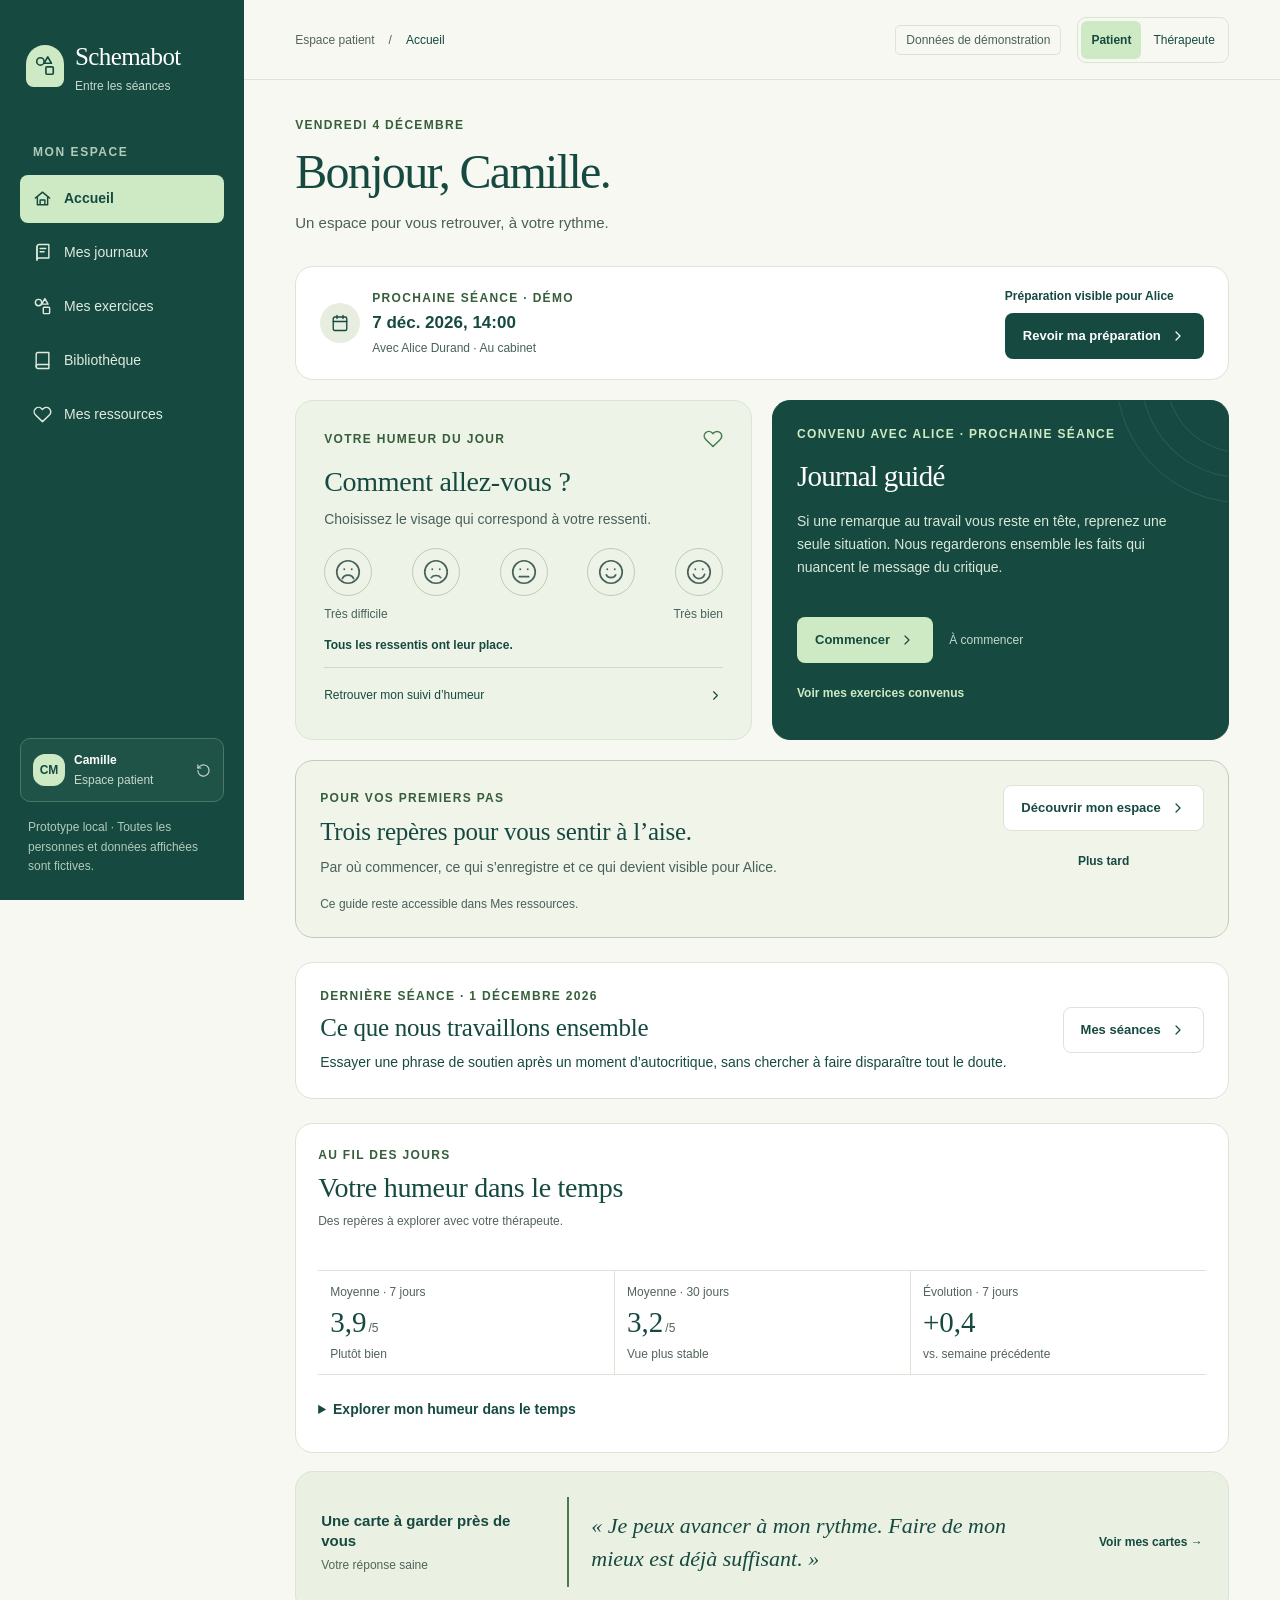
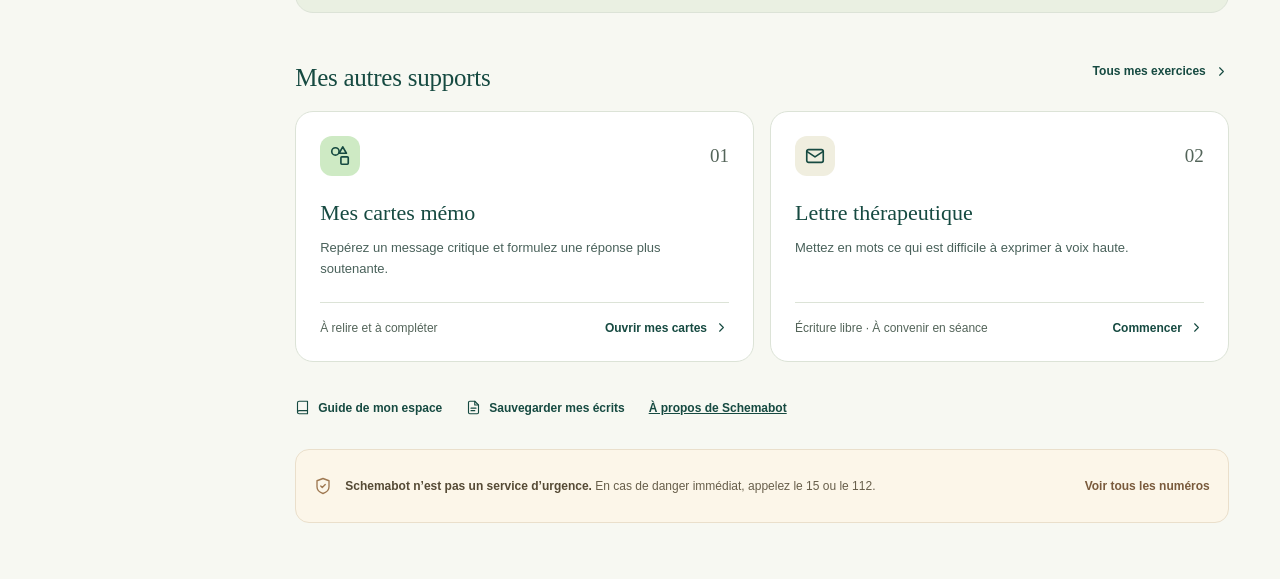
<file: index.html>
<!doctype html>
<html lang="fr">
  <head>
    <meta charset="UTF-8" />
    <meta name="viewport" content="width=device-width, initial-scale=1.0, viewport-fit=cover, interactive-widget=resizes-content" />
    <meta name="description" content="Démonstration de Schemabot avec données fictives : journal guidé, exercices et préparation de séance. Écrits conservés uniquement dans ce navigateur." />
    <meta name="robots" content="noindex, follow" />
    <meta property="og:title" content="Schemabot — démonstration" />
    <meta property="og:description" content="Explorer le prototype avec des données fictives. Journal guidé, exercices et préparation de séance." />
    <link rel="help" href="./presentation.html" />
    <meta name="theme-color" content="#164a41" />
    <title>Schemabot</title>
    <link rel="icon" type="image/svg+xml" href="data:image/svg+xml,%3Csvg xmlns='http://www.w3.org/2000/svg' viewBox='0 0 64 64'%3E%3Crect width='64' height='64' rx='18' fill='%23164a41'/%3E%3Cg fill='none' stroke='%23ceeac4' stroke-width='3' stroke-linejoin='round'%3E%3Ccircle cx='22' cy='23' r='8'/%3E%3Cpath d='m42 14 9 16H33z'/%3E%3Crect x='34' y='37' width='15' height='15' rx='2'/%3E%3C/g%3E%3C/svg%3E" />
    <link rel="stylesheet" href="./styles.min.css" />
  </head>
  <body>
    <noscript>La démonstration nécessite JavaScript. <a href="./presentation.html">Découvrir Schemabot et le fonctionnement du prototype</a>.</noscript>
    <div id="app"></div>
    <div id="toast-region" class="toast-region" aria-live="polite"></div>
    <script type="module" src="./app.min.js"></script>
  </body>
</html>
</file>
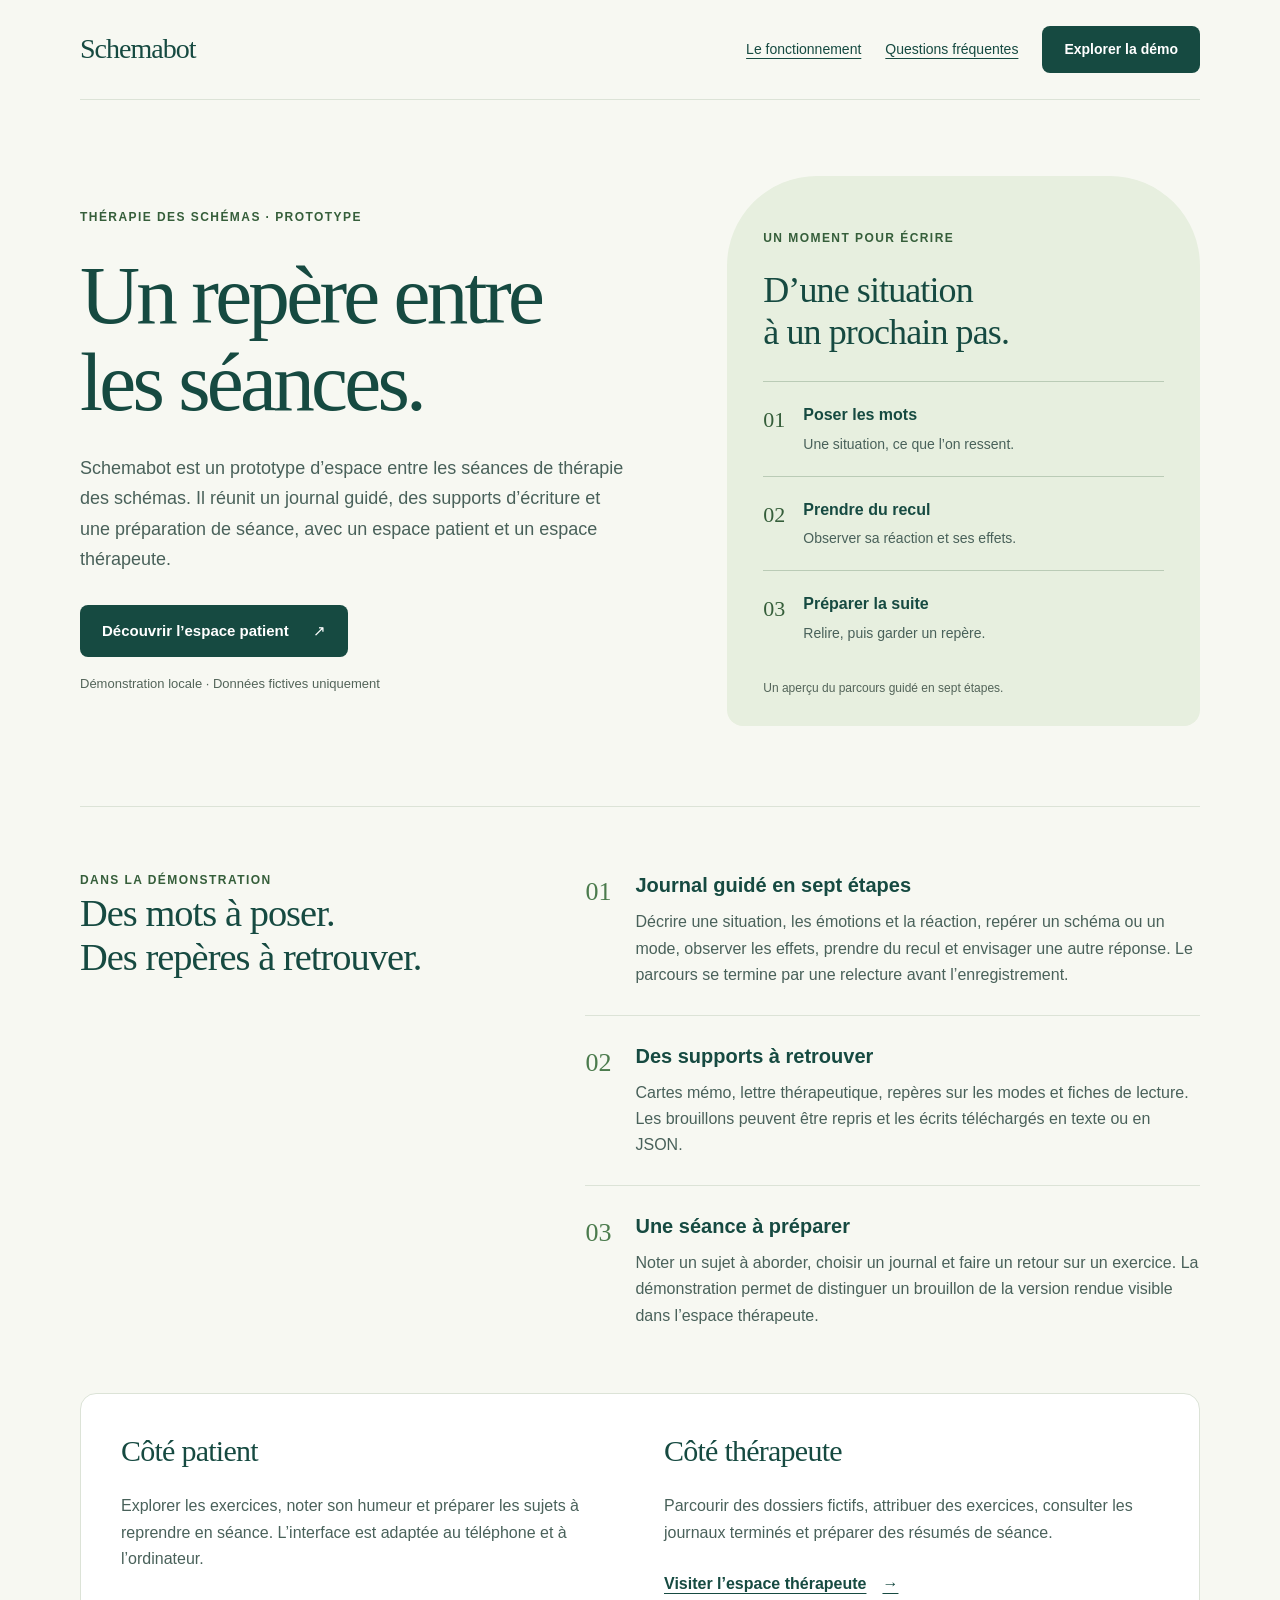
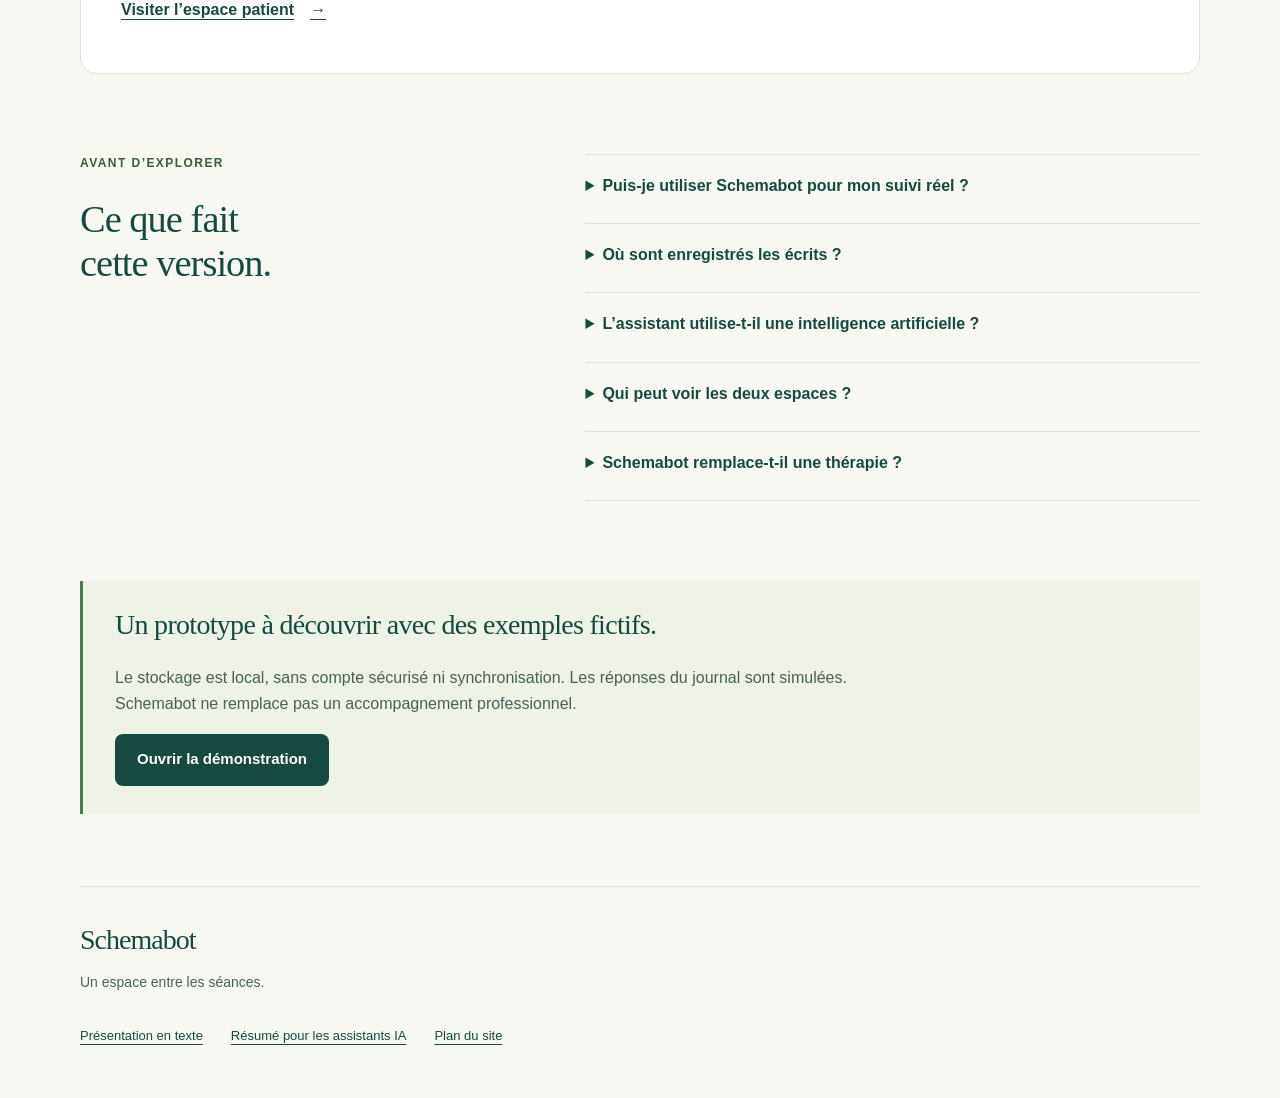
<file: presentation.html>
<!doctype html>
<html lang="fr"><head>
<meta charset="utf-8"><meta name="viewport" content="width=device-width, initial-scale=1, viewport-fit=cover">
<title>Schemabot — journal guidé et thérapie des schémas</title><meta name="description" content="Découvrez Schemabot, un prototype pour explorer le journal guidé, les exercices et la préparation des séances de thérapie des schémas. Démo avec données fictives.">
<meta name="robots" content="index, follow"><meta name="theme-color" content="#164a41">
<link rel="canonical" href="https://julienbe.github.io/schemabot-site/presentation.html"><link rel="sitemap" type="application/xml" href="./sitemap.xml">
<link rel="alternate" type="text/markdown" href="./presentation.md"><link rel="describedby" type="text/plain" href="./llms.txt">
<meta property="og:type" content="website"><meta property="og:locale" content="fr_FR"><meta property="og:site_name" content="Schemabot">
<meta property="og:title" content="Schemabot — journal guidé et thérapie des schémas"><meta property="og:description" content="Découvrez Schemabot, un prototype pour explorer le journal guidé, les exercices et la préparation des séances de thérapie des schémas. Démo avec données fictives."><meta property="og:url" content="https://julienbe.github.io/schemabot-site/presentation.html">
<meta name="twitter:card" content="summary"><meta name="twitter:title" content="Schemabot — journal guidé et thérapie des schémas"><meta name="twitter:description" content="Découvrez Schemabot, un prototype pour explorer le journal guidé, les exercices et la préparation des séances de thérapie des schémas. Démo avec données fictives.">
<link rel="icon" href="data:image/svg+xml,%3Csvg xmlns='http://www.w3.org/2000/svg' viewBox='0 0 64 64'%3E%3Crect width='64' height='64' rx='18' fill='%23164a41'/%3E%3Ccircle cx='32' cy='32' r='14' fill='none' stroke='%23ceeac4' stroke-width='4'/%3E%3C/svg%3E">
<link rel="stylesheet" href="./presentation.min.css">
<script type="application/ld+json">{"@context":"https://schema.org","@graph":[{"@type":"WebPage","@id":"https://julienbe.github.io/schemabot-site/presentation.html","url":"https://julienbe.github.io/schemabot-site/presentation.html","name":"Schemabot — journal guidé et thérapie des schémas","description":"Découvrez Schemabot, un prototype pour explorer le journal guidé, les exercices et la préparation des séances de thérapie des schémas. Démo avec données fictives.","inLanguage":"fr","about":{"@id":"https://julienbe.github.io/schemabot-site/presentation.html#application"}},{"@type":"WebApplication","@id":"https://julienbe.github.io/schemabot-site/presentation.html#application","name":"Schemabot","url":"https://julienbe.github.io/schemabot-site/presentation.html","description":"Schemabot est un prototype d’espace entre les séances de thérapie des schémas. Il réunit un journal guidé, des supports d’écriture et une préparation de séance, avec un espace patient et un espace thérapeute.","inLanguage":"fr","applicationCategory":"HealthApplication","operatingSystem":"Navigateur web","browserRequirements":"JavaScript et stockage local pour la démonstration.","featureList":["Journal guidé en sept étapes","Des supports à retrouver","Une séance à préparer"]}]}</script>
</head><body>
<a class="skip" href="#contenu">Aller au contenu</a>
<header class="site-header"><a class="brand" href="./presentation.html" aria-label="Schemabot — présentation">Schemabot</a><nav aria-label="Navigation de présentation"><a href="#fonctionnement">Le fonctionnement</a><a href="#questions">Questions fréquentes</a><a class="button small" href="./?role=patient&amp;view=home">Explorer la démo</a></nav></header>
<main id="contenu" tabindex="-1">
<section class="hero"><div><p class="eyebrow">Thérapie des schémas · Prototype</p><h1>Un repère entre<br> les séances.</h1><p class="lead">Schemabot est un prototype d’espace entre les séances de thérapie des schémas. Il réunit un journal guidé, des supports d’écriture et une préparation de séance, avec un espace patient et un espace thérapeute.</p><a class="button" href="./?role=patient&amp;view=home">Découvrir l’espace patient <span aria-hidden="true">↗</span></a><p class="demo-note">Démonstration locale · Données fictives uniquement</p></div>
<aside class="journey" aria-labelledby="journey-title"><span class="eyebrow">Un moment pour écrire</span><h2 id="journey-title">D’une situation<br> à un prochain pas.</h2><ol><li><span>01</span><div><strong>Poser les mots</strong><p>Une situation, ce que l’on ressent.</p></div></li><li><span>02</span><div><strong>Prendre du recul</strong><p>Observer sa réaction et ses effets.</p></div></li><li><span>03</span><div><strong>Préparer la suite</strong><p>Relire, puis garder un repère.</p></div></li></ol><p class="journey-note">Un aperçu du parcours guidé en sept étapes.</p></aside></section>
<section id="fonctionnement" class="features"><div class="section-intro"><p class="eyebrow">Dans la démonstration</p><h2>Des mots à poser.<br> Des repères à retrouver.</h2></div><article><span class="number">01</span><div><h3>Journal guidé en sept étapes</h3><p>Décrire une situation, les émotions et la réaction, repérer un schéma ou un mode, observer les effets, prendre du recul et envisager une autre réponse. Le parcours se termine par une relecture avant l’enregistrement.</p></div></article><article><span class="number">02</span><div><h3>Des supports à retrouver</h3><p>Cartes mémo, lettre thérapeutique, repères sur les modes et fiches de lecture. Les brouillons peuvent être repris et les écrits téléchargés en texte ou en JSON.</p></div></article><article><span class="number">03</span><div><h3>Une séance à préparer</h3><p>Noter un sujet à aborder, choisir un journal et faire un retour sur un exercice. La démonstration permet de distinguer un brouillon de la version rendue visible dans l’espace thérapeute.</p></div></article></section>
<section class="audiences" aria-label="Les deux espaces"><article><h2>Côté patient</h2><p>Explorer les exercices, noter son humeur et préparer les sujets à reprendre en séance. L’interface est adaptée au téléphone et à l’ordinateur.</p><a class="text-link" href="./?role=patient&amp;view=home">Visiter l’espace patient <span aria-hidden="true">→</span></a></article><article><h2>Côté thérapeute</h2><p>Parcourir des dossiers fictifs, attribuer des exercices, consulter les journaux terminés et préparer des résumés de séance.</p><a class="text-link" href="./?role=therapist&amp;view=overview">Visiter l’espace thérapeute <span aria-hidden="true">→</span></a></article></section>
<section id="questions" class="faq"><div class="section-intro"><p class="eyebrow">Avant d’explorer</p><h2>Ce que fait<br> cette version.</h2></div><div><details><summary>Puis-je utiliser Schemabot pour mon suivi réel ?</summary><p>Cette version est une démonstration avec des personnes et des situations fictives. Utilisez uniquement des données fictives. Elle ne propose ni comptes authentifiés ni transmission à un thérapeute.</p></details><details><summary>Où sont enregistrés les écrits ?</summary><p>Dans le stockage local de ce navigateur. Ils ne sont pas synchronisés entre appareils. Effacer les données du navigateur peut supprimer les écrits ; une copie peut être téléchargée en texte ou en JSON.</p></details><details><summary>L’assistant utilise-t-il une intelligence artificielle ?</summary><p>Les réponses du journal sont actuellement simulées sur cet appareil. Le prototype ne fait aucun appel à un modèle de langage ou à un service d’intelligence artificielle externe.</p></details><details><summary>Qui peut voir les deux espaces ?</summary><p>La bascule Patient / Thérapeute permet de visiter les deux espaces de la démonstration. Elle ne constitue pas un contrôle d’accès. Les exemples de partage illustrent le fonctionnement envisagé.</p></details><details><summary>Schemabot remplace-t-il une thérapie ?</summary><p>Non. Ce prototype présente des supports entre les séances. Il ne pose pas de diagnostic, ne remplace pas un thérapeute et n’est pas un service d’urgence.</p></details></div></section>
<aside class="demo-boundary"><h2>Un prototype à découvrir avec des exemples fictifs.</h2><p>Le stockage est local, sans compte sécurisé ni synchronisation. Les réponses du journal sont simulées. Schemabot ne remplace pas un accompagnement professionnel.</p><a class="button" href="./?role=patient&amp;view=home">Ouvrir la démonstration</a></aside>
</main><footer><a class="brand" href="./presentation.html">Schemabot</a><p>Un espace entre les séances.</p><nav aria-label="Informations publiques"><a href="./presentation.md">Présentation en texte</a><a href="./llms.txt">Résumé pour les assistants IA</a><a href="./sitemap.xml">Plan du site</a></nav></footer>
</body></html>
</file>
<file: styles.min.css>
:root{color-scheme:light;--ink: #164a41;--ink-soft: #49615a;--muted: #536459;--paper: #f7f8f2;--surface: #ffffff;--line: #dce3d7;--control-line: #718474;--sage: #4b7b4d;--sage-dark: #164a41;--sage-pale: #ceeac4;--peach: #b6cfa6;--peach-pale: #f0eedf;--lavender: #e7efdf;--yellow: #eef2df;--danger: #b65351;--shadow: 0 8px 24px rgba(22, 74, 65, .05);--radius-lg: 18px;--radius-md: 12px;--radius-sm: 8px;font-family:Inter,ui-sans-serif,-apple-system,BlinkMacSystemFont,Segoe UI,sans-serif;font-synthesis:none}*{box-sizing:border-box}html{background:var(--paper);scroll-behavior:smooth;scroll-padding-top:24px}body{margin:0;min-width:320px;min-height:100vh;color:var(--ink);background:var(--paper);font-size:14px;line-height:1.5}button,textarea,input,select{font:inherit}button{color:inherit}button:focus-visible,textarea:focus-visible,input:focus-visible,select:focus-visible,summary:focus-visible,a:focus-visible,[tabindex]:focus-visible{outline:3px solid var(--sage);outline-offset:4px}.skip-link{position:fixed;top:-100px;left:20px;z-index:200;padding:12px 18px;border-radius:8px;background:#fff;color:var(--ink)}.skip-link:focus{top:12px}button,a,textarea{-webkit-tap-highlight-color:transparent}button{touch-action:manipulation}::selection{background:var(--sage-pale);color:var(--ink)}.app-shell{min-height:100vh;display:grid;grid-template-columns:244px minmax(0,1fr)}.sidebar{position:sticky;top:0;height:100vh;padding:38px 20px 24px;display:flex;flex-direction:column;color:#fff;background:var(--sage-dark);overflow-y:auto;z-index:20}.brand{display:flex;gap:11px;align-items:center;padding:0 6px;margin-bottom:48px}.brand-mark{width:38px;height:42px;display:grid;place-items:center;border-radius:20px 20px 8px 8px;color:var(--sage-dark);background:var(--sage-pale)}.brand-mark svg{width:22px;height:22px}.brand strong{font-family:Georgia,Times New Roman,serif;font-size:25px;font-weight:400;letter-spacing:-.6px}.brand small{display:block;color:#c4d8cc;font-size:12px;margin-top:1px}.nav-group{display:grid;gap:6px}.nav-label{margin:0 13px 14px;color:#b1cab9;font-size:12px;font-weight:600;letter-spacing:.13em;text-transform:uppercase}.nav-button{border:0;background:transparent;border-radius:8px;min-height:48px;padding:0 13px;display:flex;align-items:center;gap:12px;color:#e1eade;cursor:pointer;text-align:left;transition:background .18s,color .18s,transform .18s}.nav-button:hover{background:#28594d;color:#fff}.nav-button.active{color:var(--sage-dark);background:var(--sage-pale);font-weight:650}.nav-button svg{width:19px;height:19px;flex:none}.nav-badge{margin-left:auto;min-width:22px;height:22px;padding:0 6px;border-radius:6px;display:grid;place-items:center;color:var(--ink);background:var(--sage-pale);font-size:12px;font-weight:700}.sidebar :focus-visible{outline-color:var(--sage-pale)}.sidebar-bottom{margin-top:auto;padding-top:24px;display:grid;gap:16px}.role-switch{border:1px solid #4d7663;background:#205347;border-radius:10px;padding:12px;display:flex;align-items:center;gap:9px;cursor:pointer;text-align:left}.role-switch:hover{border-color:var(--sage-pale)}.role-switch .avatar{width:32px;height:32px;font-size:12px}.role-switch>span:not(.avatar){min-width:0;flex:1}.role-switch>svg{flex:none}.role-switch strong,.role-switch small{display:block;white-space:nowrap;overflow:hidden;text-overflow:ellipsis}.role-switch strong{font-size:12px}.role-switch small{color:#c4d8cc;font-size:12px;margin-top:2px}.role-switch svg{width:15px;color:#c4d8cc}.privacy-note{font-size:12px;line-height:1.6;color:#b1cab9;padding:0 8px}.main{min-width:0}.topbar{min-height:80px;padding:0 max(clamp(20px,4vw,64px),calc((100% - 1200px)/2));display:flex;align-items:center;justify-content:flex-end;gap:16px;border-bottom:1px solid var(--line)}.topbar-context{margin-right:auto;display:flex;align-items:center;gap:14px;color:var(--muted);font-size:12px}.topbar-context strong{font-weight:500;color:var(--ink)}.mock-pill{padding:5px 10px;border:1px solid var(--line);border-radius:5px;color:var(--ink-soft);font-size:12px}.topbar-profile{font-size:12px;font-weight:650;background:var(--sage-pale)!important}.mobile-brand,.demo-short{display:none}.icon-button{width:39px;height:39px;display:grid;place-items:center;border:1px solid var(--line);border-radius:50%;background:var(--surface);cursor:pointer;position:relative}.icon-button:hover{border-color:#cbd4cf}.icon-button svg{width:18px;height:18px}.page{width:min(1200px,calc(100% - clamp(40px,8vw,128px)));margin:36px auto 56px;animation:reveal .32s ease-out}@keyframes reveal{0%{opacity:0;transform:translateY(5px)}}.page-heading{display:flex;justify-content:space-between;align-items:flex-end;gap:24px;margin:0 0 30px}.eyebrow{color:#355e3a;font-size:12px;font-weight:650;letter-spacing:.11em;text-transform:uppercase}h1,h2,h3,p{margin-top:0}h1{margin:10px 0 12px;font-family:Georgia,Times New Roman,serif;font-size:clamp(34px,4vw,48px);line-height:1.15;font-weight:400;letter-spacing:-.035em}h2{font-family:Georgia,Times New Roman,serif;font-size:25px;line-height:1.2;font-weight:500;letter-spacing:-.01em}h3{font-size:15px;line-height:1.35}.subtitle{color:var(--ink-soft);font-size:15px;line-height:1.65}.page-heading .subtitle{margin-bottom:0}.section-header{display:flex;align-items:flex-end;justify-content:space-between;gap:20px;margin:36px 0 18px}.section-header .eyebrow{margin-bottom:7px}.section-header h2{margin:0}.text-button{min-height:44px;padding:4px 0;border:0;background:none;color:var(--sage-dark);font-size:12px;font-weight:650;cursor:pointer;display:inline-flex;align-items:center;justify-content:center;gap:8px}.text-button svg{width:15px;height:15px}.text-button:hover{text-decoration:underline}.hero-grid{display:grid;grid-template-columns:repeat(2,minmax(0,1fr));align-items:stretch;gap:20px}.hero-grid>*{min-width:0}.card{border:1px solid var(--line);border-radius:var(--radius-lg);background:var(--surface)}.welcome-card{display:flex;padding:28px;color:#fff;background:var(--sage-dark);border-color:var(--sage-dark)}.welcome-card>div{display:flex;flex-direction:column;flex:1;width:100%;min-width:0}.welcome-card .eyebrow{color:var(--sage-pale)}.welcome-card h2{margin:16px 0;font-size:clamp(28px,2.5vw,36px);line-height:1.2;letter-spacing:-.025em;text-wrap:pretty}.welcome-card h2 em{color:var(--sage-pale);font-weight:400}.welcome-card .subtitle{margin-bottom:24px;color:#d9e7d9;font-size:14px}.welcome-actions{display:flex;align-items:center;gap:16px;flex-wrap:wrap;margin-top:auto}.welcome-actions>span{color:#c4d8cc;font-size:12px}.primary-button,.secondary-button{min-height:46px;border-radius:8px;padding:0 17px;border:1px solid transparent;display:inline-flex;align-items:center;justify-content:center;gap:9px;cursor:pointer;font-weight:700;font-size:13px;transition:transform .18s,box-shadow .18s,background .18s}.primary-button{color:#fff;background:var(--sage-dark)}.primary-button:hover{background:#286052;transform:translateY(-1px)}.welcome-card .primary-button{max-width:100%;color:var(--ink);background:var(--sage-pale)}.welcome-card .primary-button:hover{background:#e0f2d9}.welcome-card :focus-visible{outline-color:var(--sage-pale)}.secondary-button{color:var(--ink);border-color:var(--line);background:var(--surface)}.secondary-button:hover{border-color:#becbc5;transform:translateY(-1px)}.primary-button svg,.secondary-button svg{width:16px;height:16px}.daily-card{padding:28px;background:#edf3e7;display:flex;flex-direction:column}.daily-card-heading{display:flex;align-items:center;justify-content:space-between;gap:10px}.daily-card-heading>svg{width:20px;height:20px;color:var(--sage)}.daily-card h2{font-size:28px;margin:16px 0 10px}.daily-card .small-copy{margin-bottom:18px;color:var(--ink-soft);font-size:14px}.daily-card .mood-picker{justify-content:space-between;gap:6px}.daily-card .mood-choice{width:48px;height:48px;flex:0 1 48px;border-radius:50%;border-color:#bdceb4;background:transparent}.daily-card .mood-choice.selected{color:#fff;border-color:var(--sage-dark);background:var(--sage-dark);box-shadow:none}.daily-card .mood-choice:hover{background:var(--sage-pale);color:var(--ink)}.mood-scale{display:flex;justify-content:space-between;font-size:12px;color:var(--ink-soft);margin-top:9px}.daily-card .mood-picker-label{font-size:12px;margin:12px 0;min-height:20px}.daily-history-link{display:flex;align-items:center;justify-content:space-between;gap:8px;min-height:44px;padding-top:12px;border-top:1px solid #cddbc5;margin-top:auto;color:var(--ink);font-size:12px;text-decoration:none}.daily-history-link:hover{text-decoration:underline}.daily-history-link svg{width:15px;height:15px}.appointment-card{display:flex;align-items:center;gap:16px;padding:18px 0;margin-top:10px;border-bottom:1px solid var(--line)}.appointment-icon{width:40px;height:40px;border-radius:50%;display:grid;place-items:center;background:#e8eedf;flex:none}.appointment-icon svg{width:18px;height:18px}.appointment-card .eyebrow{font-size:12px;display:block;margin-bottom:3px}.appointment-card strong{display:block;font-weight:500;font-size:13px}.appointment-card p{margin:0;color:var(--ink-soft);font-size:12px}.appointment-card .text-button{margin-left:auto}.exercises-grid{display:grid;grid-template-columns:repeat(3,minmax(0,1fr));gap:16px}.exercise-card{min-height:220px;padding:24px;display:flex;flex-direction:column;color:var(--ink);text-align:left;cursor:pointer;box-shadow:none;transition:transform .2s,border-color .2s,box-shadow .2s}.exercise-card:hover{transform:translateY(-3px);border-color:var(--sage);box-shadow:var(--shadow)}.exercise-card-top{display:flex;align-items:center;justify-content:space-between;width:100%;margin-bottom:23px}.exercise-number{font-family:Georgia,serif;font-size:19px;color:var(--muted)}.exercise-card .card-icon{width:40px;height:40px;display:grid;place-items:center;border-radius:12px}.exercise-card .card-icon svg{width:22px;height:22px}.exercise-card.lavender .card-icon{background:var(--lavender);color:var(--sage-dark)}.exercise-card.sage .card-icon{background:var(--sage-pale);color:var(--sage-dark)}.exercise-card.peach .card-icon{background:var(--peach-pale);color:var(--sage-dark)}.exercise-title{font-family:Georgia,serif;font-size:22px;line-height:1.25;margin-bottom:10px}.exercise-description{color:var(--ink-soft);font-size:13px;line-height:1.65;margin-bottom:22px}.exercise-footer{margin-top:auto;padding-top:16px;border-top:1px solid var(--line);display:flex;gap:12px;justify-content:space-between;align-items:center;width:100%;font-size:12px;color:var(--muted)}.exercise-cta{display:inline-flex;gap:7px;align-items:center;color:var(--ink);font-weight:600}.exercise-cta svg{width:15px;height:15px}.saved-journal-heading{align-items:flex-end}.saved-journal-heading h2{margin-bottom:5px}.saved-journal-heading p{margin:0;color:var(--muted);font-size:12px;line-height:1.5}.journal-count{padding:7px 10px;border-radius:99px;color:var(--sage-dark);background:var(--sage-pale);font-size:12px;font-weight:750;white-space:nowrap}.saved-journal-grid{display:grid;grid-template-columns:repeat(auto-fit,minmax(230px,1fr));gap:14px}.saved-journal-card{min-height:225px;padding:22px;border:1px solid var(--line);border-radius:20px;display:flex;flex-direction:column;color:var(--ink);background:var(--surface);text-align:left;cursor:pointer;transition:border-color .18s,box-shadow .18s,transform .18s}.saved-journal-card:hover{border-color:#bdcec6;box-shadow:var(--shadow);transform:translateY(-2px)}.saved-journal-date{color:var(--sage-dark);font-size:12px;font-weight:750;line-height:1.4}.saved-journal-card>strong{margin:13px 0 9px;font-family:Georgia,Times New Roman,serif;font-size:20px;line-height:1.25;font-weight:500}.saved-journal-excerpt{color:var(--ink-soft);font-size:12px;line-height:1.55}.saved-journal-footer{margin-top:auto;padding-top:18px;display:flex;align-items:center;justify-content:space-between;gap:10px;color:var(--muted);font-size:12px}.saved-journal-footer>span{display:inline-flex;align-items:center;gap:5px}.saved-journal-footer>span:last-child{color:var(--sage-dark);font-weight:750}.saved-journal-footer svg{width:13px;height:13px}.saved-journal-grid.compact .saved-journal-card{min-height:195px}.journals-heading .subtitle{max-width:680px;margin-bottom:0}.journals-heading .primary-button{flex:none}.journals-page{max-width:1040px}.journal-draft{display:flex;align-items:center;justify-content:space-between;gap:24px;padding:24px;margin-bottom:28px;border:1px solid #bccfb4;border-radius:14px;background:#edf3e7}.journal-draft h2{font-size:23px;margin:8px 0}.journal-draft p{margin:0;font-size:13px;color:var(--ink-soft)}.journal-draft .primary-button{flex:none}.journal-list-heading{display:flex;justify-content:space-between;align-items:baseline;gap:16px;margin-bottom:14px}.journal-list-heading h2{margin:0;font-size:22px}.journal-list-heading>span{font-size:12px;color:var(--muted)}.journal-list{margin:0;padding:0;list-style:none;border:1px solid var(--line);border-radius:16px;background:var(--surface)}.journal-list li+li{border-top:1px solid var(--line)}.journal-list-entry{display:grid;grid-template-columns:120px minmax(0,1fr) auto;align-items:center;gap:24px;padding:26px;color:var(--ink);text-decoration:none;transition:background .18s}.journal-list li:first-child .journal-list-entry{border-radius:15px 15px 0 0}.journal-list li:last-child .journal-list-entry{border-radius:0 0 15px 15px}.journal-list li:only-child .journal-list-entry{border-radius:15px}.journal-list-entry:hover{background:#f1f6ec}.journal-list-entry:focus-visible{outline-offset:-3px}.journal-list-date{font-size:13px;color:var(--ink-soft)}.journal-list-date small{display:block;margin-top:4px;color:var(--muted);font-size:12px}.journal-list-content{min-width:0}.journal-list-content strong{display:block;margin-bottom:7px;font-family:Georgia,serif;font-size:23px;line-height:1.3;font-weight:400;overflow-wrap:anywhere}.journal-list-content>span{display:block;color:var(--ink-soft);font-size:14px;line-height:1.65;overflow-wrap:anywhere}.journal-list-open{display:flex;align-items:center;gap:7px;font-size:13px;font-weight:650}.journal-list-open svg{width:16px;height:16px}.journal-list-empty{padding:40px 28px;text-align:center}.empty-journal-icon{display:grid;place-items:center;width:48px;height:48px;margin:0 auto 20px;border-radius:14px;background:var(--sage-pale)}.empty-journal-icon svg{width:24px;height:24px}.journal-list-empty p{max-width:48ch;margin:0 auto 24px;color:var(--ink-soft);font-size:15px;line-height:1.65}.saved-journal-page{max-width:840px}.saved-journal-hero{margin:24px 0 20px;padding-bottom:24px;border-bottom:1px solid var(--line);display:flex;flex-wrap:wrap;align-items:flex-end;justify-content:space-between;gap:18px}.saved-journal-hero h1{max-width:720px;margin-top:8px;font-size:clamp(32px,4vw,43px)}.saved-journal-hero .subtitle{margin:0;font-size:12px}.journal-share-status{min-height:36px;padding:0 12px;border:1px solid #cddbd4;border-radius:99px;display:inline-flex;align-items:center;gap:7px;color:var(--sage-dark);background:#f2f7f4;font-size:12px;font-weight:700;white-space:nowrap}.journal-share-status svg{width:15px;height:15px}.journal-reading-summary{display:flex;align-items:center;justify-content:space-between;flex-wrap:wrap;gap:12px;margin-bottom:20px;color:var(--ink-soft);font-size:13px}.journal-reading-summary>span{display:inline-flex;align-items:center;gap:8px}.journal-reading-summary svg{width:16px;height:16px}.journal-answer-list{overflow:hidden;border:1px solid var(--line);border-radius:22px;background:var(--surface)}.journal-answer-item{padding:27px clamp(22px,4vw,38px);border-top:1px solid var(--line);display:grid;grid-template-columns:34px minmax(0,1fr);gap:17px}.journal-answer-item:first-child{border-top:0}.journal-answer-item.highlight{background:linear-gradient(135deg,#ceeac4d1,#ffffffe6)}.journal-answer-index{width:31px;height:31px;border:1px solid #cad8d1;border-radius:10px;display:grid;place-items:center;color:var(--sage-dark);background:var(--sage-pale);font-size:12px;font-weight:800}.journal-answer-label{margin-bottom:6px;color:#355e3a;font-size:12px;font-weight:750;letter-spacing:.1em;text-transform:uppercase}.journal-answer-item h2{margin-bottom:10px;font-size:21px}.journal-answer-item p{margin:0;color:var(--ink-soft);font-size:15px;line-height:1.75;overflow-wrap:anywhere}.journal-empty{margin-top:28px;padding:36px}.lower-grid{display:grid;grid-template-columns:minmax(0,1.25fr) minmax(270px,.75fr);gap:18px;margin-top:18px}.mood-card,.memo-card{padding:25px;box-shadow:none}.mood-card{grid-column:1 / -1;padding:clamp(22px,3vw,34px)}.mood-card h3,.memo-card h3{margin-bottom:4px}.small-copy{color:var(--muted);font-size:12px;line-height:1.5}.mood-card-heading{display:flex;align-items:flex-start;justify-content:space-between;gap:20px}.mood-card-heading h2{margin:7px 0 5px;font-size:28px}.mood-card-heading p{margin-bottom:0}.mood-dashboard-top{margin-top:24px}.mood-picker{display:flex;gap:7px}.mood-choice{width:48px;height:48px;padding:0;border:1px solid var(--line);border-radius:14px;display:grid;place-items:center;color:var(--ink-soft);background:var(--surface);cursor:pointer;transition:transform .18s,color .18s,border-color .18s,background .18s,box-shadow .18s}.mood-face{width:30px;height:30px}.mood-choice:hover{color:var(--sage-dark);border-color:#a9bdb4;background:var(--surface);transform:translateY(-2px)}.mood-choice.selected{color:var(--sage-dark);border-color:var(--sage-dark);background:var(--sage-pale);box-shadow:0 0 0 3px #4b7b4d29,inset 0 -3px var(--sage);transform:translateY(-2px)}.mood-picker-label{min-height:18px;margin-top:10px;display:flex;align-items:center;gap:5px;color:var(--sage-dark);font-size:12px;font-weight:650}.mood-picker-label svg{width:13px;height:13px}.mood-metrics{display:grid;grid-template-columns:repeat(3,minmax(0,1fr));border-block:1px solid var(--line);background:var(--surface)}.mood-metric{min-width:0;padding:20px;border-left:1px solid var(--line)}.mood-metric:first-child{border-left:0}.mood-metric>span{display:block;color:var(--muted);font-size:12px}.mood-metric>strong{margin-top:11px;display:block;font-family:Georgia,Times New Roman,serif;font-size:29px;font-weight:500;line-height:1}.mood-metric>strong small{margin-left:2px;color:var(--muted);font-family:Inter,ui-sans-serif,sans-serif;font-size:12px}.mood-metric>strong.up{color:var(--sage-dark)}.mood-metric>strong.down{color:var(--danger)}.mood-metric>strong.stable{color:var(--ink-soft)}.mood-metric p{margin:9px 0 0;color:var(--muted);font-size:12px;line-height:1.35}.mood-chart-panel{margin-top:28px;padding:0}.mood-chart-heading{display:flex;align-items:center;justify-content:space-between;gap:20px}.mood-chart-heading h3{font-family:Georgia,Times New Roman,serif;font-size:21px;font-weight:500}.mood-chart-heading p{margin:0;color:var(--muted);font-size:12px}.period-switch{padding:3px;border:1px solid var(--line);border-radius:12px;display:flex;gap:2px;background:#edf1e7}.period-switch button{min-height:34px;padding:0 13px;border:0;border-radius:9px;color:var(--muted);background:transparent;cursor:pointer;font-size:12px;font-weight:700}.period-switch button.active{color:var(--sage-dark);background:var(--surface);box-shadow:0 2px 8px #2b383314}.mood-chart-grid{--plot-height: 230px;margin-top:26px;display:grid;grid-template-columns:82px minmax(0,1fr);gap:14px}.mood-y-axis{height:var(--plot-height);position:relative}.mood-y-axis span{position:absolute;top:0;transform:translateY(-50%);display:grid;grid-template-columns:14px 1fr;column-gap:6px;align-items:baseline;color:var(--ink-soft);font-size:12px;font-weight:750}.mood-y-axis span:nth-child(2){top:50%}.mood-y-axis span:last-child{top:100%}.mood-y-axis small{color:var(--muted);font-size:12px;font-weight:500;white-space:nowrap}.mood-chart-main{min-width:0}.mood-line-plot{height:var(--plot-height);position:relative}.mood-line-plot svg{width:100%;height:100%;overflow:visible}.mood-line-plot line{stroke:#e3e5df;stroke-width:.7;vector-effect:non-scaling-stroke}.mood-area{fill:#4b7b4d1f;stroke:none}.mood-line{fill:none;stroke:var(--sage-dark);stroke-width:3;vector-effect:non-scaling-stroke;stroke-linecap:round;stroke-linejoin:round}.mood-chart-point{width:15px;height:15px;padding:0;position:absolute;z-index:2;border:3px solid var(--surface);border-radius:50%;background:var(--sage-dark);box-shadow:0 0 0 1px var(--sage-dark);transform:translate(-50%,-50%)}.mood-chart-point:hover,.mood-chart-point:focus-visible{width:19px;height:19px;z-index:3}.mood-chart-point span{min-width:30px;padding:4px 5px;position:absolute;left:50%;bottom:calc(100% + 8px);border-radius:7px;color:#fff;background:var(--ink);font-size:12px;font-weight:700;opacity:0;pointer-events:none;transform:translate(-50%)}.mood-chart-point:hover span,.mood-chart-point:focus-visible span{opacity:1}.mood-x-axis{margin-top:11px;height:20px;position:relative;color:var(--muted);font-size:12px}.mood-x-axis span{position:absolute;transform:translate(-50%);white-space:nowrap}.chart-caption{margin:20px 0 0;padding-top:14px;border-top:1px solid var(--line);color:var(--muted);font-size:12px;line-height:1.5}.mood-confirmation{margin-top:22px;padding:15px;border:1px solid #d6dfda;border-radius:15px;display:grid;grid-template-columns:40px minmax(0,1fr) auto;gap:12px;align-items:center;background:#f2f7f4;animation:message-in .2s ease-out}.mood-confirmation-face{width:40px;height:40px;border-radius:12px;display:grid;place-items:center;color:var(--sage-dark);background:var(--surface)}.mood-confirmation-face .mood-face{width:27px}.mood-confirmation strong{display:block;font-size:12px}.mood-confirmation p{margin:3px 0 0;color:var(--ink-soft);font-size:12px;line-height:1.45}.mood-confirmation-actions{display:flex;gap:8px}.mood-confirmation-actions .primary-button,.mood-confirmation-actions .secondary-button{min-height:36px;padding:0 12px;font-size:12px;white-space:nowrap}.memo-preview{margin-top:16px;padding:12px 22px;border-left:2px solid var(--sage);color:var(--ink);font-family:Georgia,serif;font-style:italic;font-size:22px;line-height:1.5}.memo-link{display:inline-block;margin-top:15px}.memo-card-wide{grid-column:1 / -1;display:grid;grid-template-columns:minmax(150px,.7fr) minmax(200px,1.6fr) auto;gap:24px;align-items:center;background:#eaf0e2}.memo-card-wide .memo-preview,.memo-card-wide .memo-link{margin-top:0}.safety-strip{margin-top:19px;padding:14px 18px;display:flex;align-items:center;gap:13px;border:1px solid #eadfcb;border-radius:14px;background:#fcf6e9;color:#675e4a;font-size:12px;line-height:1.5}.safety-strip svg{width:18px;flex:none;color:#9f7952}.safety-strip strong{color:#554a35}.safety-strip .text-button{color:#795a3c;margin-left:auto;white-space:nowrap}.back-button{border:0;background:none;padding:0;display:flex;align-items:center;gap:7px;color:var(--ink-soft);font-size:12px;cursor:pointer}.back-button svg{width:17px}.journal-shell{max-width:840px;margin:28px auto 48px}.journal-header{margin:20px 0;display:flex;justify-content:space-between;align-items:flex-start;flex-wrap:wrap;gap:12px 24px}.journal-header h1{font-size:38px}.journal-header .subtitle{margin-bottom:0}.local-save{padding:8px 11px;display:inline-flex;align-items:center;gap:7px;border:1px solid var(--line);border-radius:99px;color:var(--muted);background:#ffffffa6;font-size:12px;white-space:nowrap}.local-save svg{width:14px;height:14px;color:var(--sage)}.progress-row{display:flex;align-items:center;gap:16px;margin:20px 0 12px}.progress-track{height:5px;flex:1;border-radius:3px;background:#e4e4dc;overflow:hidden}.progress-fill{height:100%;border-radius:inherit;background:var(--sage);transition:width .3s}.progress-row>span{color:var(--ink-soft);font-size:12px;font-weight:650;flex:none}.journal-layout{display:grid;grid-template-columns:minmax(0,1fr);gap:20px}.step-list{display:grid;grid-template-columns:repeat(7,minmax(0,1fr));gap:6px}.step-item{min-width:0;min-height:68px;padding:10px 4px;border:0;border-radius:8px;display:flex;flex-direction:column;justify-content:center;align-items:center;gap:6px;background:transparent;color:var(--muted);font-size:12px;cursor:pointer}.step-item:hover{color:var(--ink);background:#fff9}.step-item.active{background:var(--sage-pale);color:var(--sage-dark);font-weight:700;box-shadow:inset 0 -3px var(--sage)}.step-item:disabled{cursor:default}.step-item:disabled:not(.done):not(.active){opacity:.55}.step-item.done .step-index{color:#fff;border-color:var(--sage);background:var(--sage)}.step-index{width:23px;height:23px;border:1px solid #cfd3cf;border-radius:50%;display:grid;place-items:center;flex:none;font-size:12px}.journal-card{padding:0}.journal-context{padding:0 24px;border-bottom:1px solid var(--line);color:var(--ink-soft);font-size:12px}.journal-context summary{padding:14px 0;cursor:pointer}.journal-context summary:focus-visible{outline:2px solid var(--sage);outline-offset:2px}.journal-context p{max-width:65ch;line-height:1.7;margin-bottom:18px}.chat-thread{padding:24px}.message-row{max-width:100%;margin-top:24px;display:flex;gap:12px;align-items:flex-start;scroll-margin-top:24px}.message-row>div{min-width:0}.message-row:last-child{animation:message-in .28s ease-out}.message-row:first-child{margin-top:0}@keyframes message-in{0%{opacity:0;transform:translateY(5px)}}.message-avatar{width:29px;height:29px;margin-top:26px;display:grid;place-items:center;flex:none;border-radius:10px;color:#fff;background:var(--sage-dark)}.message-avatar svg{width:14px;height:14px}.message-label{margin:0 0 5px 3px;display:block;color:var(--muted);font-size:12px}.message-bubble{padding:18px 20px;border:1px solid var(--line);border-radius:4px 14px 14px;color:var(--ink-soft);background:#f7f8f2;font-size:15px;line-height:1.7;overflow-wrap:anywhere}.message-bubble>span,.message-bubble>strong{display:block}.message-bubble>strong{margin-bottom:8px;color:var(--ink);font-family:Georgia,Times New Roman,serif;font-size:23px;line-height:1.3;font-weight:500}.message-step{margin:13px 0 5px;color:var(--sage);font-family:Inter,ui-sans-serif,sans-serif;font-size:12px;font-weight:750;letter-spacing:.1em;text-transform:uppercase}.user-message{max-width:88%;margin-left:auto;justify-content:flex-end}.user-message .message-label{text-align:right;margin-right:3px}.user-message .message-bubble{border:0;border-radius:17px 7px 17px 17px;color:#fff;background:var(--sage-dark);box-shadow:0 8px 22px #164a4121}.typing-dots{min-width:38px;height:18px;display:flex!important;align-items:center;justify-content:center;gap:4px}.typing-dots i{width:5px;height:5px;border-radius:50%;background:#95a39e;animation:typing 1s infinite ease-in-out}.typing-dots i:nth-child(2){animation-delay:.14s}.typing-dots i:nth-child(3){animation-delay:.28s}@keyframes typing{0%,55%,to{transform:translateY(0);opacity:.45}25%{transform:translateY(-3px);opacity:1}}.chat-composer-wrap{padding:24px;border-top:1px solid var(--line);border-radius:0 0 var(--radius-lg) var(--radius-lg);background:var(--surface)}.composer-label{display:block;margin-bottom:10px;font-size:14px;font-weight:650}.chat-composer{padding:12px 14px;border:1px solid var(--control-line);border-radius:10px;background:#fafbf7}.journal-textarea{display:block;min-height:96px;width:100%;padding:0;overflow:hidden;resize:none;border:0;color:var(--ink);background:transparent;font-size:16px;line-height:1.6}.journal-textarea::placeholder{color:var(--muted)}.chat-composer:focus-within{outline:2px solid var(--sage);outline-offset:2px}.journal-textarea:focus-visible{outline:0}.journal-textarea:disabled{opacity:.65}.composer-actions{display:flex;justify-content:space-between;align-items:center;gap:12px;flex-wrap:wrap}.send-button{min-height:46px;padding:0 18px;display:inline-flex;align-items:center;justify-content:center;gap:8px;border:0;border-radius:8px;color:#fff;background:var(--sage-dark);cursor:pointer;font-size:13px;font-weight:650;transition:background .18s}.send-button:hover{transform:translateY(-1px);background:#365e50}.send-button:disabled{opacity:.5;cursor:wait;transform:none}.send-button svg{width:17px;height:17px}.composer-meta{margin-top:16px;padding-top:12px;border-top:1px solid var(--line);display:flex;align-items:center;justify-content:space-between;gap:12px;flex-wrap:wrap;color:var(--muted);font-size:12px}.example-button,.previous-link{min-height:36px;border:0;display:inline-flex;align-items:center;gap:5px;color:var(--sage-dark);background:transparent;cursor:pointer;font-size:12px;font-weight:600}.example-button{padding:5px 7px;border-radius:8px;background:var(--sage-pale)}.example-button:hover{background:#d5e6dc}.example-button svg,.previous-link svg{width:12px;height:12px}.previous-link{margin:0;padding:3px 0;color:var(--ink-soft)}.previous-link:disabled,.example-button:disabled{opacity:.35;cursor:default}.validation-hint{margin:10px 0;color:var(--danger);font-size:12px}.completion-panel{max-width:470px;margin:28px auto 8px;padding:31px 27px;border:1px solid var(--line);border-radius:20px;text-align:center;background:var(--surface);box-shadow:var(--shadow)}.completion-panel h2{margin-bottom:9px;font-size:24px}.completion-panel .subtitle{font-size:12px}.completion-icon{width:62px;height:62px;margin:0 auto 20px;border-radius:50%;display:grid;place-items:center;color:var(--sage-dark);background:var(--sage-pale)}.completion-icon svg{width:29px}.memo-grid{display:grid;grid-template-columns:repeat(2,minmax(0,1fr));gap:20px;max-width:900px}.flip-card{min-height:320px}.flip-inner{width:100%;height:100%;min-height:320px}.flip-face{min-height:320px;height:100%;padding:28px;border-radius:18px;border:1px solid var(--line);display:flex;flex-direction:column;justify-content:space-between;gap:8px}.flip-front{width:100%;color:var(--ink);text-align:left;cursor:pointer;background:var(--yellow)}.flip-title{display:block;margin:14px 0;font-family:Georgia,serif;font-size:28px;font-weight:400;line-height:1.2}.flip-front .eyebrow,.flip-front .subtitle{display:block}.flip-back{display:none;background:var(--surface)}.flip-card.flipped .flip-front{display:none}.flip-card.flipped .flip-back{display:flex;animation:reveal .2s ease-out}.flip-help{font-size:12px;color:var(--muted);display:flex;align-items:center;gap:7px}.flip-help svg{width:15px}.memo-textarea{width:100%;min-height:115px;border:0;border-bottom:1px solid var(--control-line);resize:none;overflow:hidden;color:var(--ink);background:transparent;line-height:1.6}.exercise-reference{margin-top:36px}.reference-card{padding:24px;display:flex;align-items:center;gap:22px}.reference-card>div:nth-child(2){flex:1;min-width:0}.reference-card .card-icon{flex:0 0 32px}.reference-card p{color:var(--ink-soft);margin:6px 0 0;max-width:65ch}.reference-card button{flex-shrink:0}.exercise-workspace{overflow-wrap:anywhere}.exercise-guidance{padding:20px 24px;background:var(--lavender);border-left:3px solid var(--sage);border-radius:0 12px 12px 0;margin-bottom:24px}.exercise-guidance h2{font-size:22px}.exercise-guidance p{margin:10px 0 0;color:var(--ink-soft);line-height:1.7}.writing-card,.mode-entry{padding:28px;min-width:0}.exercise-field{display:flex;flex-direction:column;gap:8px;margin-bottom:24px}.exercise-field:last-child{margin-bottom:0}.exercise-field>span{font-weight:600}.exercise-field small{color:var(--muted);font-size:13px;font-weight:400}.exercise-field span small{margin-left:8px}.exercise-field input,.exercise-field textarea{width:100%;min-width:0;border:1px solid var(--control-line);border-radius:8px;padding:12px 14px;color:var(--ink);background:var(--paper);font-size:16px;line-height:1.65}.exercise-field textarea{resize:none;overflow:hidden}.exercise-field .letter-body{min-height:280px;background:#fff}.writing-prompts{padding:14px 0;margin:0 0 20px;border-top:1px solid var(--line);border-bottom:1px solid var(--line)}.writing-prompts summary,.exercise-source summary{cursor:pointer}.writing-prompts li{margin:8px 0}.writing-prompts p{color:var(--muted)}.mode-entry{margin:0 0 24px}.mode-entry legend{padding:0 8px;font-family:Georgia,serif;font-size:22px}.exercise-save-bar{display:flex;align-items:center;justify-content:space-between;flex-wrap:wrap;gap:16px;margin:24px 0 16px}.exercise-save-bar p{color:var(--ink-soft);margin:0;flex:1 1 220px;font-size:13px}.exercise-storage-note,.exercise-source{color:var(--muted);font-size:13px;line-height:1.65}.exercise-source{margin-top:20px}.exercise-source a{color:var(--sage-dark);text-underline-offset:3px}@media(max-width:1100px){.reference-card{flex-wrap:wrap}.reference-card button{margin-left:54px}}@media(max-width:600px){.writing-card,.mode-entry,.exercise-guidance,.reference-card{padding:20px 18px}.reference-card{gap:16px}.reference-card button{margin-left:0;width:100%;white-space:normal}}.library-toolbar{display:flex;gap:9px;margin:0 0 22px;overflow-x:auto;padding-bottom:3px}.filter-chip{border:1px solid var(--line);border-radius:99px;padding:8px 13px;background:var(--surface);white-space:nowrap;font-size:12px;cursor:pointer}.filter-chip.active{border-color:var(--sage-dark);color:#fff;background:var(--sage-dark)}.article-grid{display:grid;grid-template-columns:repeat(2,minmax(0,1fr));gap:16px}.article-card{padding:28px;display:flex;flex-direction:column;text-align:left;color:var(--ink);box-shadow:none;cursor:pointer;transition:transform .2s,box-shadow .2s}.article-title{display:block;margin:18px 0 12px;font-family:Georgia,serif;font-size:25px;line-height:1.2}.article-card:hover{transform:translateY(-2px);box-shadow:var(--shadow)}.article-card .small-copy{min-height:38px}.article-footer{margin-top:auto;padding-top:24px;display:flex;justify-content:space-between;align-items:center;width:100%;color:var(--muted);font-size:12px}.article-footer svg{width:13px;height:13px;vertical-align:-3px}.therapist-welcome{padding:2px 0 8px}.therapist-welcome h1{font-size:39px}.stat-grid{display:grid;grid-template-columns:repeat(4,minmax(0,1fr));gap:14px;margin:24px 0}.stat-card{padding:20px;box-shadow:none}.stat-top{display:flex;justify-content:space-between;color:var(--muted);font-size:12px}.stat-icon{width:34px;height:34px;border-radius:11px;display:grid;place-items:center;background:var(--sage-pale);color:var(--sage-dark)}.stat-icon svg{width:17px}.stat-number{margin-top:15px;font-family:Georgia,serif;font-size:30px}.stat-detail{margin-top:3px;color:var(--muted);font-size:12px}.therapist-grid{display:grid;grid-template-columns:minmax(0,1fr) 260px;align-items:start;gap:18px}.patient-table-card,.agenda-card{padding:24px;box-shadow:none}.table-header{display:grid;grid-template-columns:minmax(150px,1.3fr) .8fr .55fr .75fr 24px;gap:12px;padding:0 8px 12px;color:var(--muted);font-size:12px;letter-spacing:.08em;text-transform:uppercase}.patient-row{width:100%;min-height:65px;border:0;border-top:1px solid var(--line);padding:10px 8px;display:grid;grid-template-columns:minmax(150px,1.3fr) .8fr .55fr .75fr 24px;gap:12px;align-items:center;background:transparent;text-align:left;cursor:pointer}.patient-row:hover{background:#f7f8f2}.patient-cell{display:flex;align-items:center;gap:10px;min-width:0}.patient-cell>span:last-child{min-width:0}.avatar{width:36px;height:36px;border-radius:12px;display:grid;place-items:center;flex:none;color:var(--sage-dark);background:var(--sage-pale);font-weight:750;font-size:12px}.patient-cell strong,.patient-cell small{display:block;white-space:nowrap;overflow:hidden;text-overflow:ellipsis}.patient-cell strong{font-size:12px}.patient-cell small{color:var(--muted);font-size:12px;margin-top:3px}.table-value{font-size:12px;color:var(--ink-soft)}.trend{font-weight:700;color:var(--sage-dark)}.trend.down{color:var(--danger)}.status-tag{width:fit-content;padding:5px 8px;border-radius:99px;font-size:12px;color:var(--sage-dark);background:var(--sage-pale)}.status-tag.review{color:#835b43;background:var(--peach-pale)}.patient-row>svg{width:15px;color:#a3aca8}.agenda-list{display:grid;gap:5px}.agenda-item{padding:13px 0;display:grid;grid-template-columns:43px 1fr;gap:11px;border-top:1px solid var(--line)}.agenda-item:first-child{border-top:0}.agenda-time{color:var(--sage-dark);font-size:12px;font-weight:750}.agenda-item strong{display:block;font-size:12px}.agenda-item small{color:var(--muted);font-size:12px}.empty-note{padding:17px;border-radius:14px;background:#edf1e7;color:var(--ink-soft);font-size:12px;line-height:1.55}.patient-profile-header{display:flex;align-items:center;gap:17px;margin:20px 0 27px}.patient-profile-header .avatar{width:55px;height:55px;border-radius:17px;font-size:15px}.patient-profile-header h1{margin:0 0 4px;font-size:35px}.patient-profile-header .subtitle{margin:0;font-size:12px}.profile-actions{margin-left:auto;display:flex;gap:9px}.insight-grid{display:grid;grid-template-columns:repeat(3,minmax(0,1fr));gap:15px}.insight-card{padding:22px;box-shadow:none}.insight-card .eyebrow{font-size:12px}.insight-value{margin:13px 0 5px;font-family:Georgia,serif;font-size:23px}.activity-card{margin-top:18px;padding:25px;box-shadow:none}.activity-item{display:grid;grid-template-columns:36px 1fr auto;gap:12px;align-items:center;padding:15px 0;border-top:1px solid var(--line)}.activity-item:first-of-type{border-top:0}.activity-dot{width:32px;height:32px;border-radius:10px;display:grid;place-items:center;color:var(--sage-dark);background:var(--sage-pale)}.activity-dot svg{width:15px}.activity-item strong{display:block;font-size:12px}.activity-item small{color:var(--muted);font-size:12px}.activity-item time{color:var(--muted);font-size:12px}.placeholder-card{max-width:760px;padding:36px}.placeholder-card ul{color:var(--ink-soft);font-size:13px;line-height:1.8;padding-left:20px}.toast-region{position:fixed;right:22px;bottom:22px;z-index:100;display:grid;gap:9px;pointer-events:none}.toast{max-width:340px;padding:13px 16px;border-radius:13px;color:#fff;background:#334d44;box-shadow:0 12px 30px #20322c40;font-size:12px;animation:toast-in .25s ease-out}@keyframes toast-in{0%{opacity:0;transform:translateY(8px)}}@media(max-width:1200px){.therapist-grid{grid-template-columns:1fr}.memo-card-wide{grid-template-columns:1fr;gap:16px}.memo-card-wide .memo-link{justify-self:start}.appointment-card p span{display:block}}@media(max-width:980px){.app-shell{grid-template-columns:205px minmax(0,1fr)}.sidebar{padding-left:11px;padding-right:11px}.exercises-grid{grid-template-columns:1fr}.exercise-card{display:grid;grid-template-columns:40px minmax(0,1fr);column-gap:18px;min-height:0}.exercise-card-top{grid-row:1 / 4;align-self:start;margin:0}.exercise-number{display:none}.exercise-title,.exercise-description,.exercise-footer{grid-column:2}.exercise-description{margin-bottom:14px}.hero-grid,.therapist-grid,.journal-layout{grid-template-columns:1fr}.journal-draft{align-items:flex-start;flex-direction:column;gap:16px}.journal-list-entry{grid-template-columns:100px minmax(0,1fr);gap:12px 20px}.journal-list-open{grid-column:2}.journal-header,.patient-profile-header{flex-wrap:wrap}.profile-actions{width:100%;margin-left:72px}.appointment-card{flex-wrap:wrap;gap:12px}.appointment-card p{margin-left:auto}.appointment-card .text-button{margin-left:52px}.topbar-context>span{display:none}.stat-grid{grid-template-columns:1fr 1fr}.lower-grid{grid-template-columns:1fr}}@media(min-width:721px)and (max-width:900px){.table-header,.patient-row{grid-template-columns:minmax(170px,1.3fr) 1fr .5fr 18px}.table-header>span:nth-child(4),.patient-row .status-tag{display:none}}@media(max-width:980px){.app-shell{display:block;padding-bottom:calc(82px + env(safe-area-inset-bottom))}.sidebar{position:fixed;inset:auto 0 0;width:100%;height:calc(76px + env(safe-area-inset-bottom));padding:8px 6px calc(8px + env(safe-area-inset-bottom));border:0;border-top:1px solid var(--line);background:var(--surface);display:block;overflow:visible}.brand,.nav-label,.sidebar-bottom{display:none}.nav-group{height:100%;display:flex;justify-content:space-around;gap:1px}.nav-button{min-width:0;height:60px;padding:6px 2px;flex:1;flex-direction:column;justify-content:center;gap:5px;font-size:10px;color:var(--ink-soft);line-height:1.2;text-align:center}.nav-button:hover{transform:none;color:var(--ink);background:#edf3e7}.sidebar :focus-visible{outline-color:var(--sage);outline-offset:-2px}.nav-button svg{width:18px;height:18px}.nav-badge{position:absolute;margin:-17px 0 0 18px}.topbar{min-height:68px;padding:0 20px;gap:12px}.topbar-context{display:none}.mobile-brand{display:block;font-family:Georgia,serif;font-size:23px;margin-right:auto;letter-spacing:-.6px}.demo-full{display:none}.demo-short{display:inline}.page{width:calc(100% - 40px);margin-top:28px}.page-heading{margin-bottom:22px;align-items:flex-start}.page-heading .secondary-button{display:none}.hero-grid,.exercises-grid,.lower-grid,.article-grid,.memo-grid,.insight-grid{grid-template-columns:1fr}.section-header{gap:14px;align-items:flex-start}.section-header .text-button{max-width:120px;flex:none;text-align:right}.section-header .eyebrow{font-size:10px}.appointment-card{gap:12px}.appointment-card p{width:100%;margin-left:52px}.appointment-card p span{display:inline}.appointment-card .text-button{margin-left:52px}.mood-card{padding:22px 18px}.mood-card-heading,.mood-chart-heading{align-items:flex-start;flex-direction:column}.mood-metrics{grid-template-columns:repeat(3,minmax(0,1fr))}.mood-metric{padding:14px 8px}.mood-metric>span,.mood-metric p{font-size:10px}.mood-metric>strong{font-size:25px}.period-switch{width:100%}.period-switch button{flex:1}.mood-chart-grid{--plot-height: 180px;grid-template-columns:68px minmax(0,1fr);gap:8px}.mood-y-axis small,.mood-x-axis{font-size:10px}.mood-x-axis.short span:nth-child(2n){visibility:hidden}.mood-x-axis.long span:nth-child(2n){visibility:hidden}.mood-x-axis span:nth-last-child(2){visibility:hidden}.mood-x-axis span:last-child{visibility:visible}.memo-card-wide{grid-template-columns:1fr;gap:13px}.mood-confirmation{grid-template-columns:40px 1fr}.mood-confirmation-actions{grid-column:1 / -1}.mood-confirmation-actions{flex-wrap:wrap}.mood-confirmation-actions .secondary-button,.mood-confirmation-actions .primary-button{white-space:normal}.mood-confirmation-actions button{flex:1}.journal-layout{grid-template-columns:1fr}.step-list{gap:4px}.step-item span:last-child{display:none}.step-item{min-height:44px;padding:6px 0}.journal-header{align-items:flex-start}.local-save{margin-top:3px}.chat-thread,.chat-composer-wrap{padding:20px 16px}.journal-context{padding:0 16px}.message-avatar{display:none}.message-bubble{padding:16px}.user-message{max-width:94%}.stat-grid{grid-template-columns:1fr 1fr;gap:10px}.stat-card{padding:16px}.table-header{display:none}.patient-row{grid-template-columns:minmax(0,1fr) 42px 14px;gap:8px}.patient-table-card{padding:20px 14px}.patient-row .table-value:nth-of-type(2),.patient-row .status-tag{display:none}.patient-profile-header{flex-wrap:wrap}.profile-actions{width:100%;margin:0}.profile-actions button{flex:1}.saved-journal-heading{align-items:flex-start}.journals-heading{flex-direction:column}.journals-heading .primary-button{width:100%}.journal-list-heading{align-items:flex-start;flex-direction:column;gap:6px}.journal-list-entry{grid-template-columns:minmax(0,1fr) auto;padding:22px 18px;gap:12px}.journal-list-date{display:flex;flex-wrap:wrap;gap:8px;grid-column:1 / -1}.journal-list-date small{margin:0}.journal-list-content{grid-column:1 / -1}.journal-list-content strong{font-size:22px}.journal-list-open{grid-column:1 / -1}.journal-draft{padding:22px 18px}.journal-draft .primary-button{width:100%}.saved-journal-grid{grid-template-columns:1fr}.saved-journal-card,.saved-journal-grid.compact .saved-journal-card{min-height:190px}.saved-journal-hero{align-items:flex-start;flex-direction:column;gap:14px}.journal-answer-item{padding:22px 18px;grid-template-columns:28px minmax(0,1fr);gap:12px}.activity-item{grid-template-columns:32px minmax(0,1fr)}.activity-item time{grid-column:2}.placeholder-card{padding:24px}.toast-region{left:20px;right:20px;bottom:calc(92px + env(safe-area-inset-bottom))}.toast{max-width:none}textarea,input{font-size:16px}.safety-strip{align-items:flex-start;flex-wrap:wrap}.safety-strip .text-button{margin-left:30px}}@media(max-width:430px){h1{font-size:32px}.mock-pill{font-size:12px}.welcome-card,.daily-card{padding:24px 20px}.section-header .eyebrow{max-width:175px}.exercise-card{padding:22px 18px;column-gap:14px}.exercise-footer{flex-wrap:wrap}.stat-grid{grid-template-columns:1fr 1fr}.stat-number{font-size:25px}.journal-header{display:block}.local-save{margin-top:10px}.composer-meta>span{display:none}}@media(prefers-reduced-motion:reduce){*,*:before,*:after{scroll-behavior:auto!important;animation-duration:.01ms!important;transition-duration:.01ms!important}}.assignments-section{margin-block:24px}.assignment-list{display:grid;gap:14px}.assignment-card{padding:22px;min-width:0}.assignment-heading{display:flex;justify-content:space-between;align-items:center;gap:12px}.assignment-heading h3{margin:0;font-family:Georgia,serif;font-size:22px;font-weight:400}.assignment-heading .status-tag{flex:none}.assignment-instruction{white-space:pre-wrap;overflow-wrap:anywhere}.assignment-card .assignment-instruction{margin:14px 0}.assigned-home-link{color:var(--sage-pale);justify-content:flex-start;margin-top:8px}.assignment-context{padding:10px 14px;border:1px solid var(--line);border-radius:8px;background:var(--sage-pale);margin-bottom:14px}.assignment-context summary{font-size:13px;font-weight:650}.assignment-context p{margin:12px 0 0}.assignment-completion{padding:18px;margin-top:18px;border-radius:10px;background:var(--sage-pale)}.assignment-completion .small-copy{margin:12px 0 0}.assignment-editor{margin-top:18px;border:1px solid var(--line);border-radius:10px;padding:18px;background:var(--surface)}.assignment-editor summary,.assignment-archive summary{color:var(--sage-dark);font-weight:650}.assignment-editor label{display:block;margin:16px 0 8px;font-weight:650}.assignment-editor textarea,.assignment-editor select{display:block;width:100%;max-width:100%;border:1px solid var(--control-line);border-radius:8px;padding:12px;background:#fff;color:var(--ink);font:inherit}.assignment-editor textarea{min-height:110px;resize:vertical}.assignment-editor .small-copy{margin-top:10px}#assignment-form-error{color:var(--danger)}.assignment-archive{margin-top:16px}select:focus-visible{outline:3px solid var(--sage);outline-offset:3px}@media(max-width:980px){.assignment-card{padding:18px}.assignment-heading{align-items:flex-start;flex-wrap:wrap}.assignment-editor select,.assignment-editor textarea{font-size:16px}}[hidden]{display:none!important}summary{cursor:pointer}summary:focus-visible{outline:3px solid var(--sage);outline-offset:3px}.workspace-switch{display:flex;flex:none;gap:2px;padding:3px;border:1px solid var(--line);border-radius:9px}.workspace-switch button{min-height:38px;padding:0 10px;border:0;border-radius:6px;background:transparent;cursor:pointer;font-size:12px}.workspace-switch [aria-pressed=true]{background:var(--sage-pale);font-weight:700}.storage-error{margin:16px 20px;padding:14px;background:#fff1e7;border:1px solid #b77446;border-radius:8px;color:#673916}.home-page .hero-grid .daily-card{order:-1}.home-page .welcome-card h2{font-size:29px}.home-page .welcome-card{padding:24px}.home-page .lower-grid{margin-top:20px}.home-page .exercises-grid{grid-template-columns:repeat(2,minmax(0,1fr))}.home-page .mood-card{padding:22px}.home-page .mood-card-heading h2{margin-bottom:8px}.home-page .mood-card-heading .small-copy{margin-bottom:16px}.home-page .mood-metric{padding:12px}.home-page .mood-metric>strong{margin-top:7px}.mood-chart-panel{margin-top:14px}.mood-chart-panel>summary{color:var(--sage-dark);font-weight:650;padding:10px 0}.mood-chart-panel[open]>summary{margin-bottom:20px}.example-preview{margin-top:15px;padding:16px;background:var(--sage-pale);border-radius:8px}.local-save{white-space:normal}.journal-reading-summary{flex-wrap:wrap}.memo-readable{padding:24px;min-width:0}.memo-readable h2{margin-top:12px}.memo-readable blockquote{margin:22px 0;font:22px/1.6 Georgia,serif;white-space:pre-wrap;overflow-wrap:anywhere}.memo-readable summary{padding:12px 0;font-weight:650}.memo-readable label{display:block;margin:10px 0}.memo-readable textarea{background:var(--surface);padding:12px;border-radius:8px}.mode-entry{padding:0;margin-bottom:16px}.mode-entry>summary{padding:20px}.mode-entry>summary strong{font-size:18px}.mode-entry>summary span{display:block;margin:8px 0 0;color:var(--ink-soft);overflow-wrap:anywhere}.mode-entry>summary .mode-summary-action{font-size:12px;font-weight:650}.mode-entry fieldset{min-width:0;margin:0;padding:20px;border:0;border-top:1px solid var(--line)}.mode-entry>.entry-actions{padding:0 20px 20px}.entry-actions{display:flex;flex-wrap:wrap;gap:12px;align-items:center}.visually-hidden{position:absolute;width:1px;height:1px;padding:0;margin:-1px;overflow:hidden;clip:rect(0,0,0,0);white-space:nowrap;border:0}.reading-page .page-heading,.preparation-page .page-heading{margin-top:24px}.reading-content{padding:30px;font-size:17px;line-height:1.85}.reading-content section+section{margin-top:32px}.reading-content a{color:var(--sage-dark);overflow-wrap:anywhere}.reading-next{margin-top:20px}.resource-list{list-style:none;padding:0!important}.resource-item{border-bottom:1px solid var(--line);padding:12px 0}.resource-item>div>span{white-space:pre-wrap;overflow-wrap:anywhere}.resource-item>div>.text-button{display:flex;width:fit-content}.resource-item summary{padding:8px 0;color:var(--sage-dark);font-weight:650}.resource-item label{display:block;margin:12px 0 5px}.resource-item input,.resource-item textarea,.preparation-note textarea{display:block;width:100%;min-width:0;padding:12px;border:1px solid var(--control-line);border-radius:8px;background:var(--surface);color:var(--ink)}.resource-item textarea,.preparation-note textarea{resize:none;overflow:hidden}.resource-card>.text-button{display:flex;margin-block:16px}.help-numbers li{margin-bottom:16px}.help-numbers a{display:inline-block;padding:8px 5px;color:var(--sage-dark);font-weight:700}.patient-preparation-page .page-heading{margin-top:24px}.agenda-form,.patient-agenda{padding:24px;margin-bottom:24px;min-width:0;overflow-wrap:anywhere}.agenda-form>label{display:block;font-weight:650;margin:24px 0 8px}.agenda-form textarea,.agenda-form select{display:block;width:100%;min-width:0;max-width:100%;border:1px solid var(--control-line);border-radius:8px;padding:12px;background:var(--surface);color:var(--ink);font:inherit;line-height:1.65}.agenda-form select{text-overflow:ellipsis}.agenda-form textarea{resize:none;overflow:hidden}.agenda-text{white-space:pre-wrap;line-height:1.75}.patient-agenda{border-left:4px solid var(--sage)}.patient-agenda h2{margin:10px 0 20px}.patient-agenda h3{margin:24px 0 10px}.agenda-instruction>summary,.session-patient-agenda>summary{padding:12px 0;font-weight:650;color:var(--sage-dark)}.session-patient-agenda{border-top:1px solid var(--line);margin-top:24px;overflow-wrap:anywhere}.agenda-link{display:flex;align-items:center;justify-content:space-between;gap:20px;padding:24px;margin-bottom:24px}.agenda-link p{margin-bottom:0}.agenda-link button{flex:none}#agenda-visibility{padding:14px;background:#edf3e7;border-radius:8px;line-height:1.65}#agenda-form-error{color:#8c3030}@media(max-width:980px){.agenda-form,.patient-agenda,.agenda-link{padding:20px}.agenda-link{flex-direction:column;align-items:stretch}.agenda-link button{align-self:flex-start}.agenda-form .primary-button{max-width:100%;white-space:normal}}.session-overview{display:flex;gap:24px;align-items:center;justify-content:space-between;padding:24px;margin:24px 0}.session-overview>div{min-width:0}.session-overview h2{margin:8px 0}.session-overview p{margin:0;line-height:1.65;white-space:pre-wrap;overflow-wrap:anywhere}.session-overview button{flex:none}.sessions-page .page-heading{margin-top:24px}.session-editor{padding:24px}.session-editor>summary{font-size:19px;font-weight:650;color:var(--sage-dark)}.session-editor form{padding-top:12px}.session-editor form>label{display:block;margin:20px 0 8px;font-weight:650}.session-editor textarea,.session-editor input[type=date]{display:block;width:100%;min-width:0;max-width:100%;padding:12px;border:1px solid var(--control-line);border-radius:8px;background:var(--surface);color:var(--ink);font:inherit;line-height:1.6}.session-editor textarea{resize:none;overflow:hidden}.session-editor fieldset{min-width:0;border:1px solid var(--line);border-radius:8px;padding:16px;margin:24px 0 12px}.session-editor legend{font-weight:650;padding:0 6px}.session-exercise-option{display:flex;align-items:flex-start;gap:12px;padding:14px 0;cursor:pointer}.session-exercise-option+.session-exercise-option{border-top:1px solid var(--line)}.session-exercise-option input{flex:none;width:20px;height:20px;accent-color:var(--sage-dark)}.session-exercise-option>span{min-width:0}.session-exercise-option span span,.session-exercise-option small{display:block;margin-top:6px}.session-history{display:grid;gap:16px;list-style:none;padding:0}.session-record>summary{padding:24px;color:var(--sage-dark);font-weight:650}.session-record>summary>span{display:block;margin-top:8px;color:var(--ink);font-weight:400}.session-record-body{border-top:1px solid var(--line);padding:4px 24px 24px}.session-record-body h3{margin:24px 0 10px}.session-record-body p,.session-exercise-option span span{white-space:pre-wrap;line-height:1.7}.session-focus{background:var(--sage-light, #edf3e7);padding:16px;border-radius:8px}.session-exercises{padding-left:20px}.session-exercises li+li{margin-top:20px}.session-exercises small{display:block;color:var(--ink-soft)}.session-empty{padding:24px}.sessions-page,.session-overview{overflow-wrap:anywhere}#session-form-error{color:#8c3030}@media(max-width:980px){.session-overview{flex-direction:column;align-items:stretch;padding:20px;gap:16px}.session-overview button{align-self:flex-start}.session-editor,.session-record>summary{padding:20px}.session-record-body{padding:4px 20px 20px}.session-editor fieldset{padding:12px}}.home-page .home-appointment{display:flex;justify-content:space-between;align-items:center;gap:24px;margin:0 0 20px;padding:20px 24px;border:1px solid var(--line)}.home-appointment .appointment-heading{display:flex;align-items:center;gap:12px;min-width:0}.home-appointment .appointment-heading strong{font-size:17px;font-weight:650;line-height:1.5}.home-appointment .appointment-heading p{margin:3px 0 0;width:auto}.home-appointment .appointment-preparation{display:grid;gap:8px;min-width:0;max-width:380px}.home-appointment .preparation-status{margin:0;width:auto;line-height:1.5;color:var(--sage-dark);font-weight:650}.home-appointment .primary-button{justify-self:start}.preparation-page{max-width:1120px}.preparation-priorities{display:grid;gap:20px;align-items:start;margin-bottom:20px}.preparation-priorities>.card{margin:0}.preparation-section{margin:18px 0;min-width:0}.preparation-section>summary{padding:20px;color:var(--sage-dark);font-weight:650;overflow-wrap:anywhere}.preparation-section>summary>span{display:block;margin-top:6px;color:var(--ink-soft);font-size:13px;font-weight:400}.preparation-section-body{padding:0 20px 20px}.preparation-section .assignments-section{margin:0}.preparation-section .assignments-section>.section-header{display:none}.preparation-section .session-overview{border:0;margin:0;padding-top:0;box-shadow:none}.queue-signals{display:flex;flex-wrap:wrap;gap:8px;margin-top:12px}.queue-signals .status-tag{white-space:normal;line-height:1.5}.queue-card>div{min-width:0;overflow-wrap:anywhere}@media(min-width:1200px){.preparation-priorities{grid-template-columns:minmax(0,1.1fr) minmax(0,1fr)}}@media(max-width:980px){.home-page .home-appointment{flex-direction:column;align-items:stretch;padding:16px 18px;gap:12px;margin-bottom:14px}.home-appointment .appointment-icon{width:32px;height:32px}.home-appointment .appointment-heading strong{font-size:15px}.home-appointment .primary-button{min-height:40px;padding:10px 14px}.preparation-section>summary{padding:18px}.preparation-section-body{padding:0 12px 12px}}.preparation-queue,.preparation-journals{display:grid;gap:14px}.queue-card{display:flex;justify-content:space-between;align-items:center;gap:20px;padding:24px}.queue-card h2{margin:8px 0}.queue-card p{margin:0;color:var(--ink-soft)}.queue-card .primary-button{flex:none}.overview-details{margin-top:24px}.overview-details>summary{padding:14px 0;color:var(--sage-dark)}.overview-details .stat-grid{grid-template-columns:repeat(2,minmax(0,1fr))}.preparation-note,.preparation-entry{padding:24px}.preparation-note h2{margin-bottom:12px}.preparation-note textarea{line-height:1.6}.preparation-note [data-save-status]{font-size:12px;margin:14px 0 0}.selection-label{display:flex;gap:10px;align-items:center;margin-bottom:20px}.selection-label input{width:20px;height:20px;accent-color:var(--sage-dark)}.preparation-entry h3,.preparation-entry p,.empty-note p{overflow-wrap:anywhere}.preparation-entry .small-copy:last-child{margin:14px 0 0}@media(max-width:980px){.topbar{flex-wrap:wrap;gap:6px;padding:8px 16px;min-height:60px}.mobile-brand{font-size:20px}.topbar .mock-pill{font-size:10px;padding:3px 5px}.workspace-switch button{padding:0 7px;font-size:11px;min-height:34px}.nav-badge{position:static;min-width:16px;height:16px;padding:0 3px;margin:0;font-size:10px}.nav-button:has(.nav-badge){position:relative}.nav-button .nav-badge{position:absolute;top:2px;right:calc(50% - 22px)}.home-page{margin-top:18px}.home-page .page-heading{margin-bottom:18px}.home-page h1{margin:6px 0}.home-page .page-heading .subtitle{font-size:14px}.home-page .hero-grid{gap:14px}.home-page .daily-card,.home-page .welcome-card{padding:18px}.home-page .daily-card h2{margin:10px 0 6px}.home-page .daily-card .small-copy{margin-bottom:12px}.home-page .welcome-card h2{font-size:25px;margin:10px 0}.home-page .welcome-card .subtitle{margin-bottom:14px}.home-page .welcome-actions{gap:10px}.home-page .exercises-grid{grid-template-columns:1fr}.home-page .mood-card{padding:18px}.home-page .mood-metric{padding:12px 6px}.home-page .memo-card-wide{padding:18px}.guided-journal{margin-top:16px}.guided-journal .journal-header{margin:10px 0;display:flex;gap:8px;align-items:center}.guided-journal .journal-header>div{width:100%}.guided-journal .journal-header h1{font-size:28px;margin:6px 0}.guided-journal .journal-header .eyebrow,.guided-journal .journal-header .subtitle{display:none}.guided-journal .local-save{margin:0;padding:3px 0;border:0;background:none;font-size:11px;flex:1}.guided-journal .pause-journal{min-height:36px}.guided-journal .progress-row{margin:8px 0;gap:8px}.guided-journal .journal-layout{gap:10px}.guided-journal .step-item{min-height:36px;padding:4px 0}.guided-journal .chat-card{display:flex;flex-direction:column}.guided-journal .journal-context{order:3;border-top:1px solid var(--line);border-bottom:0}.guided-journal .chat-thread{padding:14px}.guided-journal .message-label,.guided-journal .message-step{display:none}.guided-journal .message-bubble{padding:14px;font-size:14px;line-height:1.5}.guided-journal .message-bubble>strong{font-size:22px}.guided-journal .chat-composer-wrap{padding:14px}.guided-journal .journal-textarea{min-height:76px}.guided-journal .composer-label{margin-bottom:6px}.guided-journal .composer-meta{margin-top:10px;padding-top:8px}.guided-journal .validation-hint:empty{margin:8px 0}.memo-readable,.reading-content,.preparation-note,.preparation-entry{padding:20px}.queue-card{padding:20px;flex-direction:column;align-items:stretch;gap:14px}.queue-card .primary-button{align-self:flex-start}.journal-reading-summary{gap:12px}}.collection-tools{display:flex;align-items:stretch;gap:14px;margin:24px 0 18px}.collection-search{position:relative;flex:1;min-width:0;display:flex;align-items:center}.collection-search>svg{position:absolute;left:17px;width:20px;height:20px;color:var(--muted);pointer-events:none}.collection-search input{width:100%;min-width:0;min-height:52px;padding:12px 16px 12px 48px;border:1px solid var(--control-line);border-radius:10px;background:var(--surface);color:var(--ink)}.collection-search input::placeholder{color:var(--muted);opacity:1}.collection-search:focus-within>svg{color:var(--sage-dark)}.collection-sort{display:flex;align-items:center;gap:10px;font-size:13px}.collection-sort label{color:var(--ink-soft);white-space:nowrap}.collection-sort select{min-height:52px;border:1px solid var(--control-line);border-radius:10px;padding:10px 14px;color:var(--ink);background:var(--surface)}.collection-caption{display:flex;justify-content:space-between;flex-wrap:wrap;gap:6px 20px;margin:0 0 18px;color:var(--muted);font-size:12px}.collection-caption p{margin:0;color:var(--ink-soft);font-weight:600}.collection-empty{padding:48px 24px;border:1px dashed #bdcec0;border-radius:var(--radius-lg);text-align:center;background:#f0f4ec}.collection-empty-icon{display:inline-grid;place-items:center;width:52px;height:52px;margin-bottom:18px;border-radius:50%;background:var(--surface)}.collection-empty-icon svg{width:23px;height:23px}.collection-empty h2{margin-bottom:12px}.collection-empty p{max-width:430px;margin:0 auto 24px;color:var(--ink-soft);font-size:14px}.library-heading-mark{display:grid;place-items:center;width:86px;height:96px;border-radius:48px 48px 16px 16px;background:var(--sage-pale);flex:none;transform:rotate(-6deg);margin-right:12px}.library-heading-mark svg{width:36px;height:36px;transform:rotate(6deg);stroke-width:1.3}.library-page .page-heading{align-items:center}.library-page .library-toolbar{flex-wrap:wrap;overflow:visible;gap:8px}.library-page .filter-chip{min-height:44px;white-space:normal;text-align:left}.filter-chip:hover:not(.active){background:#edf3e7;border-color:#b6cfa6}.saved-filter{flex:none;gap:8px;font-weight:600}.saved-filter>span{min-width:23px;padding:2px 7px;border-radius:20px;background:#edf3e7;font-size:12px}.saved-filter[aria-pressed=true],.bookmark-button[aria-pressed=true]{border-color:var(--sage-dark);background:#e8f0e3}.bookmark-button[aria-pressed=true] svg,.article-saved svg{fill:var(--sage-pale)}.library-page .article-card{position:relative;overflow:hidden;padding:28px;border-radius:16px}.library-page .article-card:before{content:"";height:4px;position:absolute;inset:0 0 auto;background:#b6cfa6}.library-page .article-card[data-id=critique]:before{background:#c7c8b4}.library-page .article-card[data-id=ancrage]:before{background:#a7c9bd}.library-page .article-card[data-id=besoins]:before{background:#dbcfab}.article-card-top{display:flex;align-items:center;justify-content:space-between;gap:16px;width:100%;margin-bottom:26px}.article-symbol{width:52px;height:56px;border-radius:28px 28px 10px 10px;display:grid;place-items:center;background:#edf3e7}.article-symbol svg{width:25px;height:25px;stroke-width:1.4}.article-card[data-id=critique] .article-symbol{background:#eeeede}.article-card[data-id=ancrage] .article-symbol{background:#e4efeb}.article-card[data-id=besoins] .article-symbol{background:#f3eedf}.article-saved{display:inline-flex;align-items:center;gap:6px;color:var(--sage-dark);font-size:12px}.article-saved svg{width:15px;height:15px}.article-duration{font-size:12px;color:var(--muted)}.library-page .article-title{margin-top:12px;font-size:28px;max-width:340px;text-wrap:balance}.library-page .article-footer{border-top:1px solid var(--line);padding-top:18px}.library-page .article-card .small-copy{margin-bottom:24px;line-height:1.7}.library-footnote{display:flex;justify-content:center;align-items:center;gap:10px;margin:28px 0 0;font-size:13px;color:var(--ink-soft)}.library-footnote svg{width:18px;height:18px;flex:none}.reading-toolbar{display:flex;align-items:center;justify-content:space-between;gap:16px;margin:0 0 18px}.reading-toolbar>span{display:inline-flex;align-items:center;gap:8px;font-size:13px;color:var(--ink-soft)}.reading-toolbar>span svg{width:18px;height:18px}.reading-page .reading-content{border-top:4px solid #b6cfa6}.reading-page .reading-content section{max-width:65ch}.journal-list-entry:focus-visible{outline-offset:-4px}@media(min-width:981px){.home-page .welcome-card{position:relative;overflow:hidden}.home-page .welcome-card:after{content:"";position:absolute;width:150px;height:150px;border:1px solid #497567;border-radius:50%;right:-90px;top:-100px;box-shadow:0 0 0 24px #164a41,0 0 0 25px #497567,0 0 0 49px #164a41,0 0 0 50px #497567;opacity:.4;pointer-events:none}.home-page .welcome-card>div{position:relative;z-index:1}}@media(max-width:980px){.collection-tools{flex-direction:column;gap:12px;margin-top:18px}.collection-search input{font-size:16px}.collection-sort{justify-content:space-between}.collection-sort select{min-height:44px}.collection-caption{flex-direction:column;margin-bottom:16px}.collection-empty{padding:32px 20px}.saved-filter{align-self:flex-start;min-height:44px}.library-heading-mark{display:none}.library-page .library-toolbar{gap:8px;margin-bottom:18px}.library-page .filter-chip{padding:8px 12px}.library-page .article-card{padding:24px}.article-card-top{margin-bottom:20px}.library-page .article-title{font-size:26px}.reading-toolbar{flex-wrap:wrap}.library-footnote{align-items:flex-start}}@media(max-width:980px){html{scroll-padding-bottom:calc(var(--mobile-nav-height, 76px) + 20px)}.app-shell{min-height:100svh;padding-bottom:calc(var(--mobile-nav-height, 76px) + 6px)}.page{width:calc(100% - 40px - env(safe-area-inset-left) - env(safe-area-inset-right))}.topbar{padding-top:max(8px,env(safe-area-inset-top));padding-left:max(16px,env(safe-area-inset-left));padding-right:max(16px,env(safe-area-inset-right))}.sidebar{height:auto;min-height:calc(76px + env(safe-area-inset-bottom));padding-left:max(6px,env(safe-area-inset-left));padding-right:max(6px,env(safe-area-inset-right))}.nav-group{height:auto;align-items:stretch}.nav-button{height:auto;min-height:60px}.nav-button>span:not(.nav-badge){max-width:100%;overflow-wrap:anywhere}.topbar .workspace-switch button{min-height:44px;min-width:44px}.page :is(button:not(.mood-chart-point),summary,select,input:not([type=checkbox]):not([type=radio])){min-height:44px}.page .back-button{padding:8px 0}.page summary{align-content:center;cursor:pointer}.page :is(input,textarea,select){font-size:16px}.page .help-numbers a{min-width:44px;min-height:44px;text-align:center}.daily-card .mood-picker{gap:4px}.daily-card .mood-choice{min-width:44px}.guided-journal .pause-journal,.guided-journal .step-item{min-height:44px}.guided-journal .step-list{gap:2px;min-width:0;grid-template-columns:repeat(7,minmax(max-content,1fr));overflow-x:auto}.guided-journal .step-item{min-width:44px}.guided-journal .step-index{width:2em;height:2em;line-height:1}.guided-journal .message-bubble{font-size:16px;line-height:1.6}.guided-journal .assistant-message:last-child .message-step{display:block;font-size:11px;margin-top:0;letter-spacing:.04em}.guided-journal .composer-actions{gap:12px}.guided-journal .send-button{min-width:132px}.guided-journal .composer-meta>span{display:none}.page :is(textarea,input,select){scroll-margin-block:20px 100px}.keyboard-open{scroll-padding-bottom:16px}.keyboard-open .sidebar{visibility:hidden;pointer-events:none}.keyboard-open .toast-region{bottom:calc(var(--keyboard-inset) + 12px)}.keyboard-open .page :is(textarea,input,select){scroll-margin-bottom:20px}.toast-region{bottom:calc(var(--mobile-nav-height, 76px) + 16px);pointer-events:none}.progress-row{flex-wrap:wrap}.progress-track{min-width:40px}.progress-row>span{min-width:0;flex-shrink:1}}@media(min-width:600px)and (max-width:980px){.library-page .article-grid{grid-template-columns:repeat(2,minmax(0,1fr))}.nav-group{max-width:700px;margin-inline:auto}.nav-button{font-size:12px}.page{margin-top:24px}.guided-journal .journal-header>div{width:auto;margin-right:auto}.guided-journal .local-save{flex:none}}@media(min-width:721px)and (max-width:980px){.home-page .hero-grid{grid-template-columns:repeat(2,minmax(0,1fr))}}@media(max-width:360px){.guided-journal{width:calc(100% - 24px - env(safe-area-inset-left) - env(safe-area-inset-right))}.guided-journal .step-list{gap:0}}.backup-card{padding:28px;margin-block:24px}.backup-card p{max-width:65ch;color:var(--ink-soft);line-height:1.7}.backup-actions,.storage-notice>div{display:flex;flex-wrap:wrap;gap:12px;align-items:center}.backup-actions{margin-block:24px}.storage-notice p{margin:0 0 12px;max-width:80ch}.storage-notice button{min-height:44px}button:disabled{cursor:default}textarea[readonly],input[readonly]{background:#f1f3ed}@media(max-width:980px){.backup-card{padding:20px}.backup-actions{align-items:stretch;flex-direction:column}.backup-actions button{padding:12px 16px}.storage-notice button{padding:10px 12px}}.journal-past-step{margin-bottom:10px;border:1px solid var(--line);border-radius:12px;background:#f7f8f2}.journal-past-step>summary{display:flex;align-items:center;gap:12px;padding:14px;cursor:pointer;list-style:none}.journal-past-step>summary::-webkit-details-marker{display:none}.past-step-number{width:26px;height:26px;display:grid;place-items:center;flex:none;border-radius:50%;background:var(--sage-pale);font-size:12px}.journal-past-step summary>span:nth-child(2){min-width:0;flex:1}.journal-past-step summary strong{display:block;font-size:13px}.journal-past-step summary strong+span{display:block;color:var(--ink-soft);font-size:12px;white-space:nowrap;overflow:hidden;text-overflow:ellipsis}.past-step-action{font-size:12px;color:var(--sage-dark)}.past-step-action:after{content:" +"}.journal-past-step[open] .past-step-action:after{content:" \2212"}.past-step-content{padding:0 14px 14px}.journal-past-step+.assistant-message{margin-top:24px}.journal-review-heading{scroll-margin-top:24px}.journal-review-heading h2{margin:12px 0;font-size:30px}.journal-review-heading p{color:var(--ink-soft)}.journal-review-list{margin:24px 0;padding:0;list-style:none}.journal-review-list li{padding:18px 0;border-top:1px solid var(--line)}.review-answer-heading{display:flex;align-items:center;justify-content:space-between;gap:12px}.review-answer-heading h3{margin:0;font-size:16px}.journal-review-list p{margin:8px 0 0;white-space:pre-wrap;overflow-wrap:anywhere;line-height:1.75;color:var(--ink-soft)}.journal-review .completion-panel{max-width:none;margin-top:12px;padding:24px;background:#f0f5ec;box-shadow:none}.journal-review .completion-panel .small-copy{margin:14px 0 0}@media(max-width:980px){.journal-review-list p{font-size:16px}.journal-review .completion-panel{padding:20px 14px}.journal-review .completion-panel button{padding:12px;width:100%}.guided-journal .send-button{max-width:100%;padding-block:10px}}.first-visit-card{margin-top:20px;padding:24px;display:grid;grid-template-columns:minmax(0,1fr) auto;gap:12px 24px;align-items:center;border-color:#bfceba;background:#f0f4e9}.first-visit-card h2{margin:10px 0;font-size:25px}.first-visit-card p{margin:0;color:var(--ink-soft)}.first-visit-card>.small-copy{grid-column:1 / -1}.first-visit-actions{display:flex;flex-direction:column;align-items:center;gap:8px}.patient-utilities{display:flex;flex-wrap:wrap;gap:8px 24px;margin-top:24px}.patient-guide .page-heading{margin-top:24px}.guide-steps{list-style:none;margin:28px 0;padding:0;display:grid;gap:20px}.guide-steps>li{padding:28px;display:grid;grid-template-columns:44px minmax(0,1fr);gap:20px}.guide-number{color:var(--sage);font:26px Georgia,serif}.guide-steps h2{margin:0 0 16px}.guide-steps p,.guide-visibility{color:var(--ink-soft);line-height:1.75}.guide-visibility dt{color:var(--ink);font-weight:650;margin-top:20px}.guide-visibility dd{margin:6px 0 0}.guide-demo-note{background:var(--paper);border-left:3px solid var(--sage);padding:16px;margin-top:24px}.guide-finish{margin:28px 0}.guide-finish .small-copy{margin:14px 0 0}@media(max-width:980px){.first-visit-card{grid-template-columns:1fr;padding:20px}.first-visit-actions{align-items:flex-start;flex-direction:row;flex-wrap:wrap;gap:12px}.guide-steps>li{padding:20px;grid-template-columns:1fr;gap:12px}.guide-steps p,.guide-visibility{font-size:16px}.guide-finish .primary-button{width:100%;padding:12px 16px}}.mood-data{margin-top:18px;border-top:1px solid var(--line)}.mood-data summary{min-height:44px;padding:12px 0;color:var(--ink);font-weight:650}.mood-data table{width:100%;border-collapse:collapse;text-align:left;font-size:14px}.mood-data caption{text-align:left;padding:10px 0;color:var(--ink-soft)}.mood-data th,.mood-data td{padding:10px 8px;border-bottom:1px solid var(--line)}.mood-data tbody th{font-weight:500}.mood-data td{color:var(--ink-soft)}@media(max-width:980px){:is(button,a,input,textarea,select,summary,[tabindex]){scroll-margin-block:16px calc(var(--mobile-nav-height, 76px) + 20px)}}
</file>
<file: presentation.min.css>
:root{color-scheme:light;font-family:ui-sans-serif,-apple-system,BlinkMacSystemFont,Segoe UI,sans-serif;color:#164a41;background:#f7f8f2;font-synthesis:none}*{box-sizing:border-box}body{margin:0;line-height:1.65;font-size:16px}a{color:inherit;text-underline-offset:4px}h1,h2,h3,p{margin-top:0}h1,h2,.brand{font-family:Georgia,Times New Roman,serif;font-weight:400}h1{font-size:clamp(48px,6.5vw,84px);line-height:1.05;letter-spacing:-.045em;margin-bottom:26px}h2{font-size:clamp(28px,3vw,40px);line-height:1.15;letter-spacing:-.025em}h3{font-size:20px;line-height:1.4;margin-bottom:10px}p{color:#49615a}a:focus-visible,summary:focus-visible,[tabindex]:focus-visible{outline:3px solid #4b7b4d;outline-offset:5px}html{scroll-padding:24px}section[id]{scroll-margin-top:24px}.skip{position:fixed;top:-100px;left:16px;padding:12px 18px;background:#fff;z-index:10}.skip:focus{top:12px}.site-header,main,footer{width:min(1120px,calc(100% - 64px));margin-inline:auto}.site-header{min-height:100px;display:flex;align-items:center;justify-content:space-between;gap:24px;border-bottom:1px solid #dce3d7}.brand{text-decoration:none;font-size:28px;letter-spacing:-1px}.site-header nav{display:flex;align-items:center;gap:24px}.site-header nav>a{font-size:14px;min-height:44px;display:inline-flex;align-items:center}.button{display:inline-flex;gap:24px;align-items:center;justify-content:center;min-height:52px;padding:12px 22px;border-radius:8px;background:#164a41;color:#fff;text-decoration:none;font-size:15px;font-weight:650}.button:hover{background:#286052}.button.small{min-height:44px}.eyebrow{font-size:12px;letter-spacing:.12em;text-transform:uppercase;font-weight:700;color:#355e3a;margin-bottom:24px}.hero{display:grid;grid-template-columns:1.2fr 1fr;gap:80px;padding:76px 0 80px;align-items:center}.lead{font-size:18px;line-height:1.7;max-width:550px;margin-bottom:30px}.demo-note{font-size:13px;margin:16px 0 0;color:#536459}.journey{background:#e7efdf;border-radius:90px 90px 16px 16px;padding:48px 36px 28px}.journey h2{font-size:36px;margin:20px 0 28px}.journey ol{list-style:none;padding:0;margin:0}.journey li{display:flex;gap:18px;padding:20px 0;border-top:1px solid #bacbb6}.journey li>span{font-family:Georgia,serif;font-size:22px;color:#355e3a}.journey li p{margin:4px 0 0;font-size:14px}.journey-note{font-size:12px;margin:14px 0 0;color:#536459}.features{display:grid;grid-template-columns:.9fr 1.3fr;column-gap:80px;border-top:1px solid #dce3d7;padding:64px 0}.features .section-intro{grid-row:1/4}.features article{display:flex;gap:24px;padding-bottom:26px;margin-bottom:26px;border-bottom:1px solid #dce3d7}.features article:last-child{margin-bottom:0;padding-bottom:0;border:0}.number{font-family:Georgia,serif;font-size:26px;color:#4b7b4d}.features p{margin-bottom:0}.audiences{display:grid;grid-template-columns:1fr 1fr;gap:48px;background:#fff;border:1px solid #dce3d7;border-radius:16px;padding:40px}.audiences h2{font-size:30px}.text-link{display:inline-flex;align-items:center;gap:16px;font-weight:650;min-height:44px}.faq{display:grid;grid-template-columns:.9fr 1.3fr;gap:80px;padding:80px 0}.faq details{border-top:1px solid #dce3d7;padding:0 0 6px}.faq details:last-child{border-bottom:1px solid #dce3d7}.faq summary{cursor:pointer;min-height:60px;padding:18px 0;font-weight:650}.faq details p{margin:0 0 20px}.demo-boundary{border-left:3px solid #4b7b4d;padding:28px 32px;background:#eef2e7;margin-bottom:72px}.demo-boundary h2{font-size:28px}.demo-boundary p{max-width:800px}footer{border-top:1px solid #dce3d7;padding:30px 0 40px}footer p{margin:8px 0 20px;font-size:14px}footer nav{display:flex;gap:12px 28px;flex-wrap:wrap}footer nav a{font-size:13px;min-height:44px;display:inline-flex;align-items:center}@media(max-width:760px){.site-header,main,footer{width:calc(100% - 40px)}.site-header{min-height:84px;flex-wrap:wrap;padding:18px 0;gap:12px}.site-header nav{gap:8px 16px;flex-wrap:wrap}.site-header nav>a{font-size:13px}.site-header nav .button{padding:10px 14px}.hero{grid-template-columns:1fr;padding:44px 0;gap:34px}.hero h1{font-size:clamp(44px,10vw,64px)}.lead{font-size:17px}.journey{border-radius:48px 48px 12px 12px;padding:32px 24px 24px}.journey h2{font-size:32px}.features,.faq{grid-template-columns:1fr;padding:44px 0;gap:24px}.features .section-intro{grid-row:auto}.features article{margin:0;padding:0 0 24px;gap:18px}.audiences{grid-template-columns:1fr;padding:26px;gap:28px}.audiences article+article{border-top:1px solid #dce3d7;padding-top:28px}.demo-boundary{padding:24px;margin-bottom:44px}.button{max-width:100%;text-align:center}.faq h2 br,.features h2 br{display:none}}
</file>
